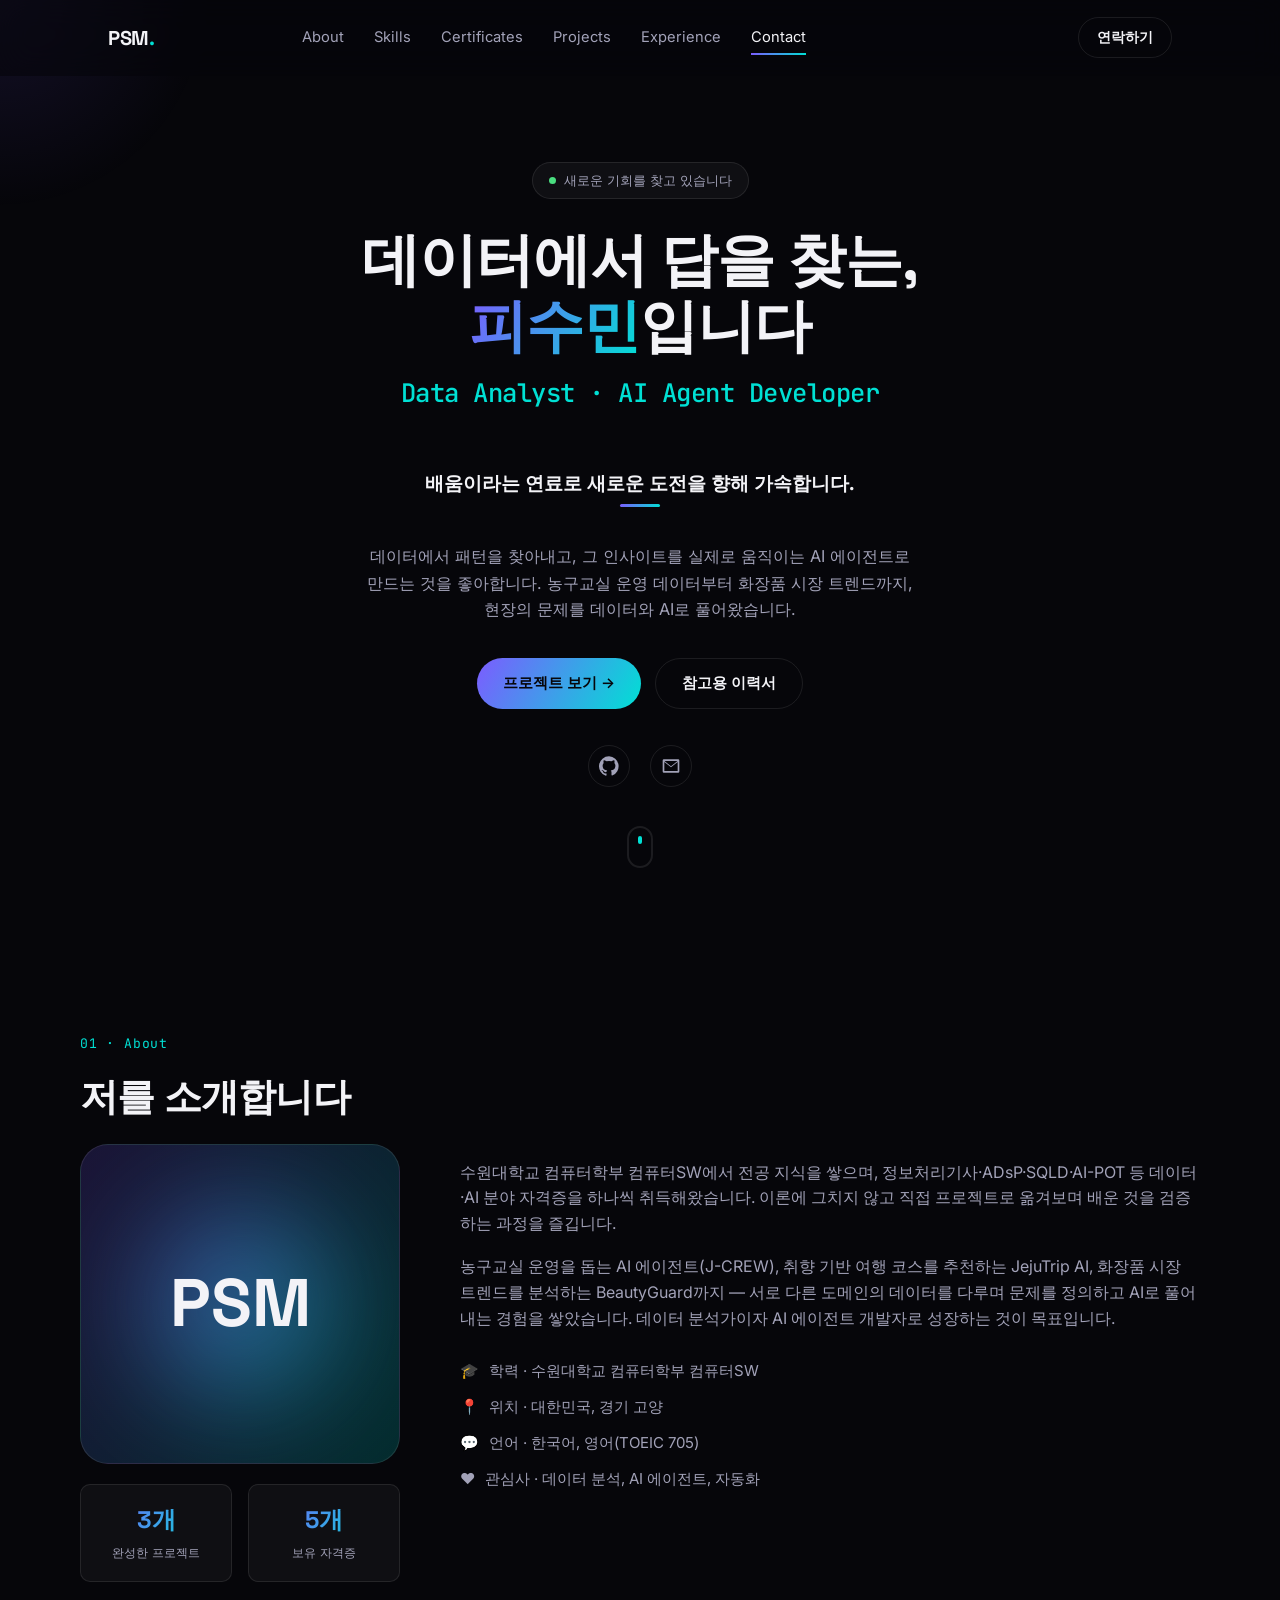
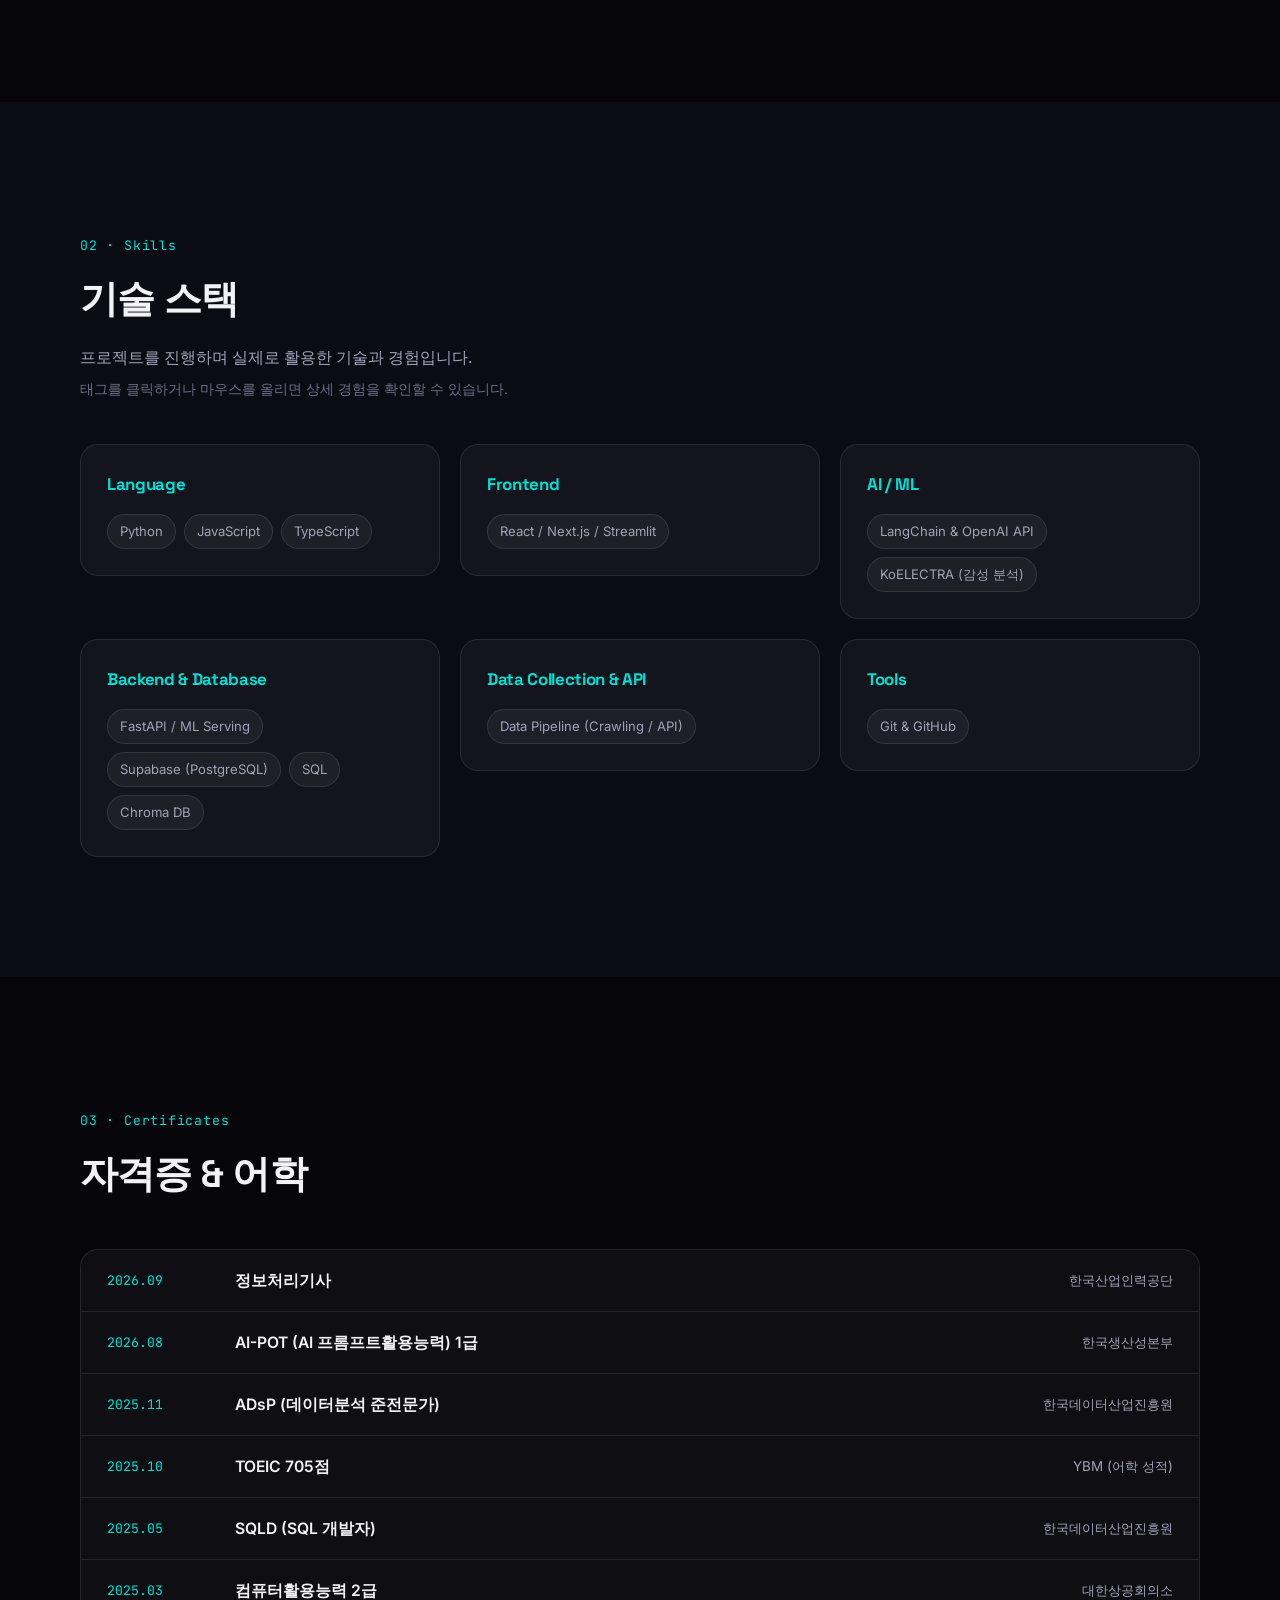
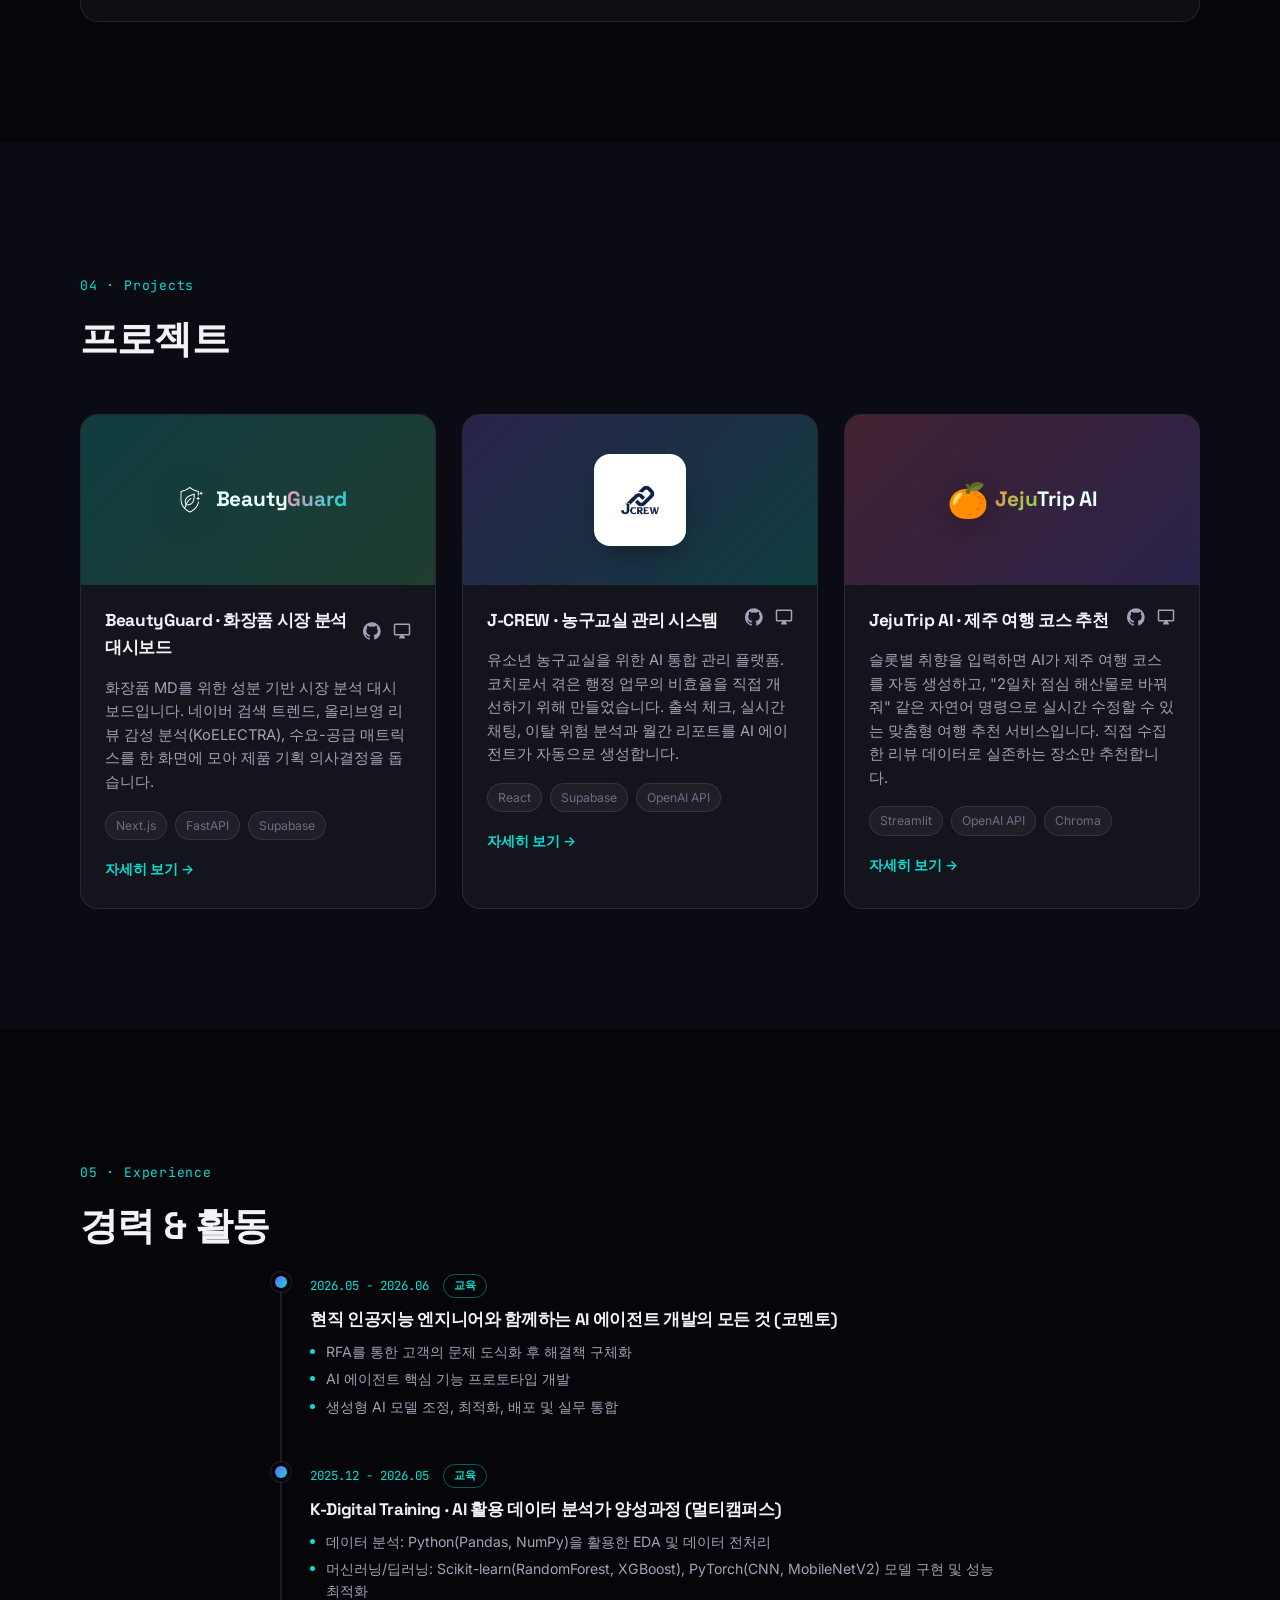
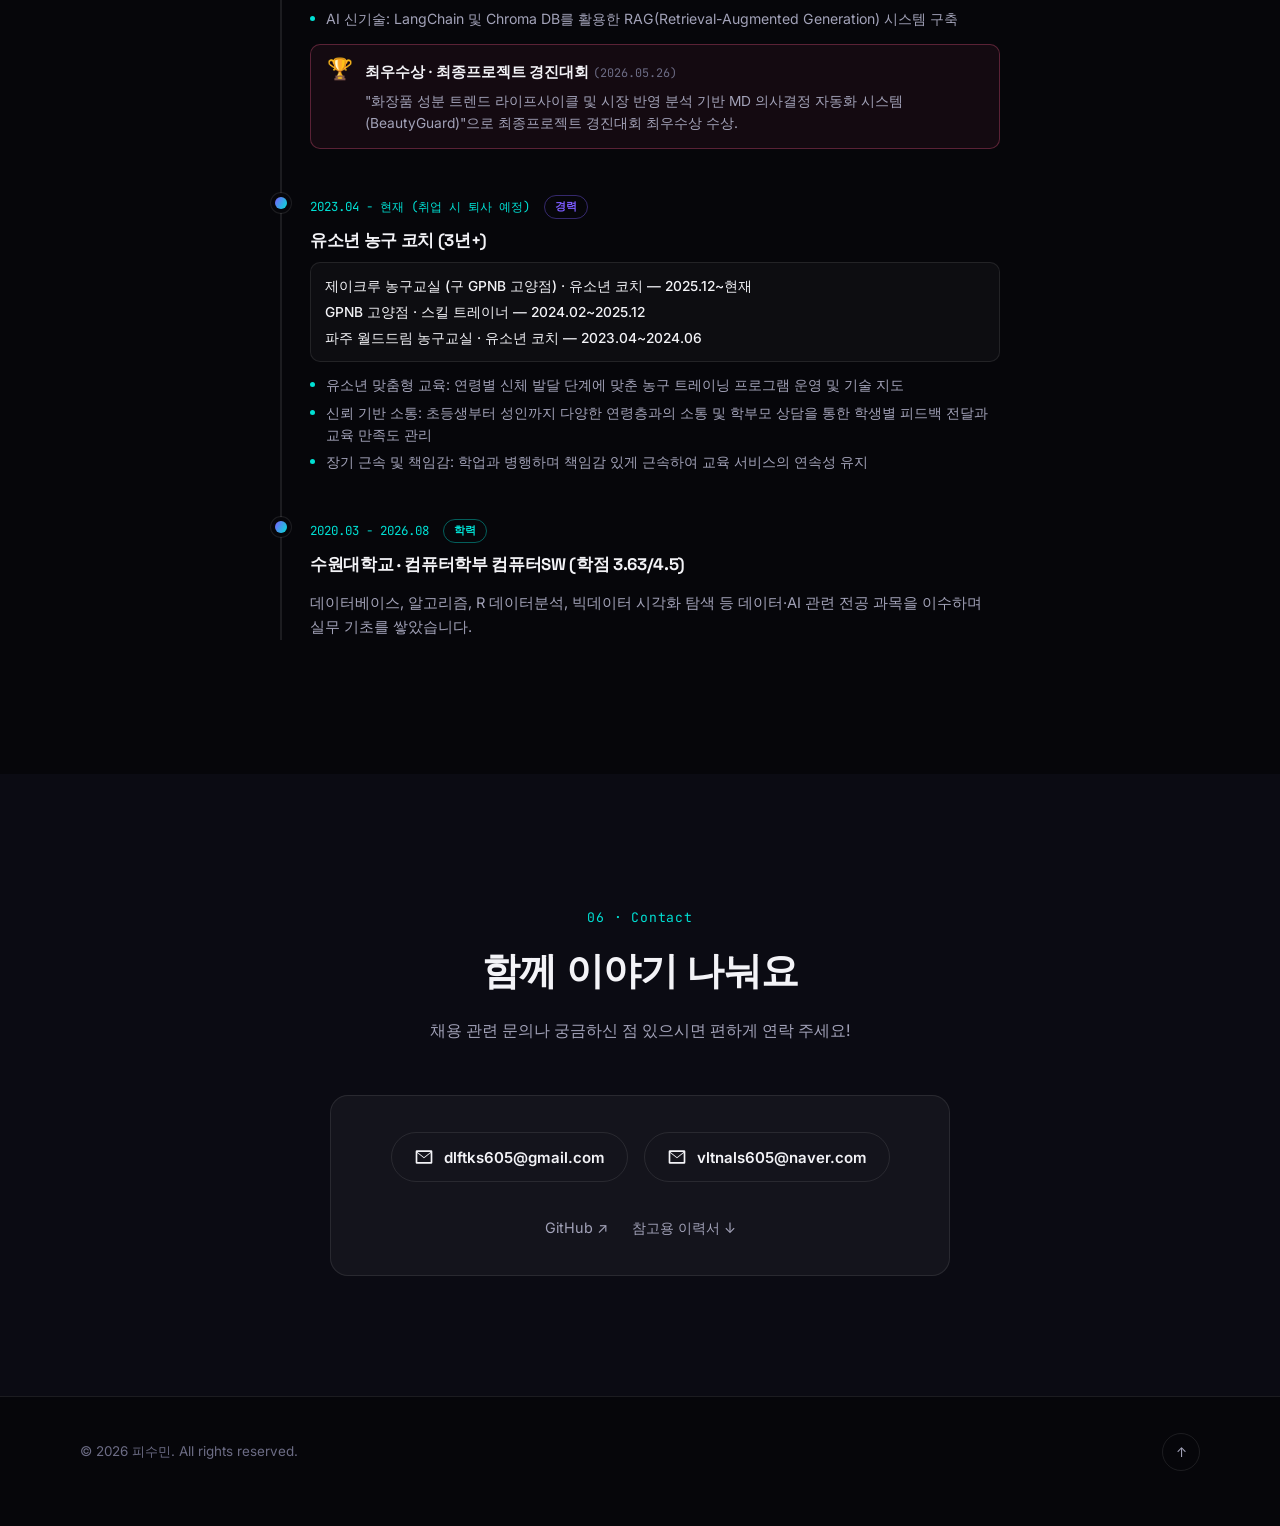
<file: index.html>
<!DOCTYPE html>
<html lang="ko">
<head>
<meta charset="UTF-8">
<meta name="viewport" content="width=device-width, initial-scale=1.0">
<title>피수민 | Developer Portfolio</title>
<meta name="description" content="피수민의 개발자 포트폴리오. 프로젝트, 기술 스택, 경력을 소개합니다.">
<meta property="og:type" content="website">
<meta property="og:title" content="피수민 | Developer Portfolio">
<meta property="og:description" content="데이터 분석가 · AI 에이전트 개발자 피수민의 포트폴리오. BeautyGuard, J-CREW, JejuTrip AI 프로젝트를 소개합니다.">
<meta property="og:image" content="https://portfolio-psm.vercel.app/assets/og-image.png">
<meta property="og:url" content="https://portfolio-psm.vercel.app/">
<link rel="preconnect" href="https://fonts.googleapis.com">
<link rel="preconnect" href="https://fonts.gstatic.com" crossorigin>
<link href="https://fonts.googleapis.com/css2?family=Space+Grotesk:wght@500;600;700&family=Inter:wght@400;500;600;700&family=JetBrains+Mono:wght@400;500&display=swap" rel="stylesheet">
<link rel="stylesheet" href="css/style.css">
<link rel="icon" type="image/svg+xml" href="assets/favicon.svg">
</head>
<body>

<div class="cursor-glow" id="cursorGlow"></div>
<div class="progress-bar" id="progressBar"></div>

<!-- ===== NAV ===== -->
<header class="nav" id="nav">
  <div class="nav-inner">
    <a href="#home" class="logo">PSM<span class="dot">.</span></a>
    <nav class="nav-links" id="navLinks">
      <a href="#about" class="nav-link">About</a>
      <a href="#skills" class="nav-link">Skills</a>
      <a href="#certificates" class="nav-link">Certificates</a>
      <a href="#projects" class="nav-link">Projects</a>
      <a href="#experience" class="nav-link">Experience</a>
      <a href="#contact" class="nav-link">Contact</a>
    </nav>
    <a href="#contact" class="btn btn-small btn-outline nav-cta">연락하기</a>
    <button class="menu-toggle" id="menuToggle" aria-label="메뉴 열기">
      <span></span><span></span><span></span>
    </button>
  </div>
</header>

<!-- ===== HERO ===== -->
<section class="hero" id="home">
  <div class="hero-content reveal">
    <p class="hero-eyebrow"><span class="pulse-dot"></span> 새로운 기회를 찾고 있습니다</p>
    <h1 class="hero-title">
      데이터에서 답을 찾는,<br>
      <span class="gradient-text">피수민</span>입니다
    </h1>
    <h2 class="hero-role">Data Analyst · AI Agent Developer</h2>
    <p class="hero-tagline">배움이라는 연료로 새로운 도전을 향해 가속합니다.</p>
    <p class="hero-desc">
      데이터에서 패턴을 찾아내고, 그 인사이트를 실제로 움직이는 AI 에이전트로 만드는 것을 좋아합니다.
      농구교실 운영 데이터부터 화장품 시장 트렌드까지, 현장의 문제를 데이터와 AI로 풀어왔습니다.
    </p>
    <div class="hero-actions">
      <a href="#projects" class="btn btn-primary">프로젝트 보기 →</a>
      <a href="assets/피수민_통합_이력서.pdf" class="btn btn-outline" download>참고용 이력서</a>
    </div>
    <div class="hero-links">
      <a href="https://github.com/PSM-0403" target="_blank" rel="noopener" aria-label="GitHub">
        <svg viewBox="0 0 24 24" width="20" height="20"><path fill="currentColor" d="M12 .3a12 12 0 0 0-3.8 23.38c.6.1.83-.27.83-.58v-2.2c-3.34.73-4.04-1.6-4.04-1.6-.55-1.4-1.34-1.77-1.34-1.77-1.1-.75.08-.73.08-.73 1.2.09 1.84 1.24 1.84 1.24 1.08 1.83 2.82 1.31 3.5 1 .1-.78.42-1.31.76-1.62-2.66-.3-5.47-1.33-5.47-5.93 0-1.31.47-2.38 1.24-3.22-.13-.3-.54-1.52.12-3.18 0 0 1-.32 3.3 1.23a11.5 11.5 0 0 1 6 0c2.3-1.55 3.3-1.23 3.3-1.23.66 1.66.25 2.88.12 3.18.77.84 1.24 1.91 1.24 3.22 0 4.61-2.81 5.63-5.49 5.92.43.37.81 1.1.81 2.22v3.29c0 .31.22.69.84.57A12 12 0 0 0 12 .3Z"/></svg>
      </a>
      <a href="#contact" aria-label="이메일 보기">
        <svg viewBox="0 0 24 24" width="20" height="20"><path fill="currentColor" d="M2 5.5A1.5 1.5 0 0 1 3.5 4h17A1.5 1.5 0 0 1 22 5.5v13a1.5 1.5 0 0 1-1.5 1.5h-17A1.5 1.5 0 0 1 2 18.5v-13Zm2.1.5 7.9 6.2 7.9-6.2H4.1ZM20 7.3l-8 6.28L4 7.3V18h16V7.3Z"/></svg>
      </a>
    </div>
  </div>

  <a href="#about" class="scroll-cue" aria-label="아래로 스크롤">
    <span></span>
  </a>
</section>

<!-- ===== ABOUT ===== -->
<section class="section" id="about">
  <div class="section-inner">
    <p class="section-tag reveal">01 · About</p>
    <h2 class="section-title reveal">저를 소개합니다</h2>

    <div class="about-grid">
      <div class="about-visual reveal">
        <div class="avatar-frame">
          <div class="avatar-glow"></div>
          <div class="avatar-initials">PSM</div>
        </div>
        <div class="about-stat-card">
          <div class="about-stat">
            <strong>3개</strong>
            <span>완성한 프로젝트</span>
          </div>
          <div class="about-stat">
            <strong>5개</strong>
            <span>보유 자격증</span>
          </div>
        </div>
      </div>

      <div class="about-text reveal">
        <p>
          수원대학교 컴퓨터학부 컴퓨터SW에서 전공 지식을 쌓으며, 정보처리기사·ADsP·SQLD·AI-POT 등
          데이터·AI 분야 자격증을 하나씩 취득해왔습니다. 이론에 그치지 않고 직접 프로젝트로 옮겨보며
          배운 것을 검증하는 과정을 즐깁니다.
        </p>
        <p>
          농구교실 운영을 돕는 AI 에이전트(J-CREW), 취향 기반 여행 코스를 추천하는 JejuTrip AI,
          화장품 시장 트렌드를 분석하는 BeautyGuard까지 — 서로 다른 도메인의 데이터를 다루며
          문제를 정의하고 AI로 풀어내는 경험을 쌓았습니다. 데이터 분석가이자 AI 에이전트 개발자로
          성장하는 것이 목표입니다.
        </p>

        <ul class="about-facts">
          <li><span>🎓</span> 학력 · 수원대학교 컴퓨터학부 컴퓨터SW</li>
          <li><span>📍</span> 위치 · 대한민국, 경기 고양</li>
          <li><span>💬</span> 언어 · 한국어, 영어(TOEIC 705)</li>
          <li><span>❤️</span> 관심사 · 데이터 분석, AI 에이전트, 자동화</li>
        </ul>
      </div>
    </div>
  </div>
</section>

<!-- ===== SKILLS ===== -->
<section class="section section-alt" id="skills">
  <div class="section-inner">
    <p class="section-tag reveal">02 · Skills</p>
    <h2 class="section-title reveal">기술 스택</h2>
    <p class="section-desc section-desc-tight reveal">프로젝트를 진행하며 실제로 활용한 기술과 경험입니다.</p>
    <p class="section-hint reveal">태그를 클릭하거나 마우스를 올리면 상세 경험을 확인할 수 있습니다.</p>

    <div class="skills-grid">
      <div class="skill-card reveal">
        <h3>Language</h3>
        <div class="skill-tags">
          <button class="skill-tag" type="button">Python
            <span class="skill-tooltip">Pandas, NumPy로 대규모 장소·리뷰 등 비정형 데이터를 전처리·정제하고 EDA 수행. 크롤링 CSV 정제·중복 제거 및 Supabase 적재 파이프라인 스크립트 작성.</span>
          </button>
          <button class="skill-tag" type="button">JavaScript
            <span class="skill-tooltip">ES6+ 기반 비동기 로직 및 상태관리(Zustand) 구현. 대시보드 UI 연동 및 실시간 데이터 처리.</span>
          </button>
          <button class="skill-tag" type="button">TypeScript
            <span class="skill-tooltip">BeautyGuard 대시보드에서 Next.js 14 + TypeScript로 타입 안정성을 갖춘 컴포넌트와 API 연동 로직 구현.</span>
          </button>
        </div>
      </div>

      <div class="skill-card reveal">
        <h3>Frontend</h3>
        <div class="skill-tags">
          <button class="skill-tag" type="button">React / Next.js / Streamlit
            <span class="skill-tooltip">Streamlit, React/Vite, Next.js 환경에서 실시간 지도(Folium) 시각화, 관리자 대시보드, 1:1 채팅 및 웹 배포 수행.</span>
          </button>
        </div>
      </div>

      <div class="skill-card reveal">
        <h3>AI / ML</h3>
        <div class="skill-tags">
          <button class="skill-tag" type="button">LangChain &amp; OpenAI API
            <span class="skill-tooltip">프롬프트 엔지니어링 및 Function Calling 기반 챗봇 로직 구현. RAG 기반 맞춤형 정보 추천 및 실시간 응답 파이프라인 구축. 대시보드 실데이터 기반 자연어 인사이트 자동 생성.</span>
          </button>
          <button class="skill-tag" type="button">KoELECTRA (감성 분석)
            <span class="skill-tooltip">KoELECTRA-small 기반 한국어 리뷰 감성 분석 모델을 활용해 올리브영 리뷰의 긍·부정 키워드와 소비자 반응을 분석.</span>
          </button>
        </div>
      </div>

      <div class="skill-card reveal">
        <h3>Backend &amp; Database</h3>
        <div class="skill-tags">
          <button class="skill-tag" type="button">FastAPI / ML Serving
            <span class="skill-tooltip">FastAPI로 ML 모델 서빙용 REST API 서버 구축(HuggingFace, PyTorch). 배포 인프라 제약에 맞춰 경량 모델 선정 및 최적화.</span>
          </button>
          <button class="skill-tag" type="button">Supabase (PostgreSQL)
            <span class="skill-tooltip">관계형 DB 스키마 설계, RLS 보안 규칙 적용, 실시간(Realtime) 이벤트 감지 및 운영 데이터 CRUD 구현.</span>
          </button>
          <button class="skill-tag" type="button">SQL
            <span class="skill-tooltip">SQLD 자격증 보유. Supabase(PostgreSQL) 기반 관계형 데이터베이스 쿼리 설계 및 최적화.</span>
          </button>
          <button class="skill-tag" type="button">Chroma DB
            <span class="skill-tooltip">리뷰·텍스트 임베딩 벡터 데이터를 구축·저장하고 코사인 유사도 기반 시맨틱 검색 엔진 연동.</span>
          </button>
        </div>
      </div>

      <div class="skill-card reveal">
        <h3>Data Collection &amp; API</h3>
        <div class="skill-tags">
          <button class="skill-tag" type="button">Data Pipeline (Crawling / API)
            <span class="skill-tooltip">Selenium 기반 웹 크롤링 및 카카오 REST API 연동으로 장소·좌표·리뷰 데이터 수집. 이상치 정제·파이프라인 구축, 상품명 정규화 기반 중복 제거.</span>
          </button>
        </div>
      </div>

      <div class="skill-card reveal">
        <h3>Tools</h3>
        <div class="skill-tags">
          <button class="skill-tag" type="button">Git &amp; GitHub
            <span class="skill-tooltip">모든 프로젝트를 Git으로 버전 관리하고 GitHub에 공개 저장소로 운영.</span>
          </button>
        </div>
      </div>
    </div>
  </div>
</section>

<!-- ===== CERTIFICATES ===== -->
<section class="section" id="certificates">
  <div class="section-inner">
    <p class="section-tag reveal">03 · Certificates</p>
    <h2 class="section-title reveal">자격증 &amp; 어학</h2>

    <div class="cert-card reveal">
      <div class="cert-row">
        <span class="cert-date">2026.09</span>
        <span class="cert-name">정보처리기사</span>
        <span class="cert-org">한국산업인력공단</span>
      </div>
      <div class="cert-row">
        <span class="cert-date">2026.08</span>
        <span class="cert-name">AI-POT (AI 프롬프트활용능력) 1급</span>
        <span class="cert-org">한국생산성본부</span>
      </div>
      <div class="cert-row">
        <span class="cert-date">2025.11</span>
        <span class="cert-name">ADsP (데이터분석 준전문가)</span>
        <span class="cert-org">한국데이터산업진흥원</span>
      </div>
      <div class="cert-row">
        <span class="cert-date">2025.10</span>
        <span class="cert-name">TOEIC 705점</span>
        <span class="cert-org">YBM (어학 성적)</span>
      </div>
      <div class="cert-row">
        <span class="cert-date">2025.05</span>
        <span class="cert-name">SQLD (SQL 개발자)</span>
        <span class="cert-org">한국데이터산업진흥원</span>
      </div>
      <div class="cert-row">
        <span class="cert-date">2025.03</span>
        <span class="cert-name">컴퓨터활용능력 2급</span>
        <span class="cert-org">대한상공회의소</span>
      </div>
    </div>
  </div>
</section>

<!-- ===== PROJECTS ===== -->
<section class="section section-alt" id="projects">
  <div class="section-inner">
    <p class="section-tag reveal">04 · Projects</p>
    <h2 class="section-title reveal">프로젝트</h2>

    <div class="projects-grid">

      <article class="project-card tilt reveal">
        <div class="project-thumb thumb-3">
          <div class="thumb-brand">
            <img class="project-emoji-icon" src="assets/icons/beautyguard-icon.png" alt="BeautyGuard 아이콘" width="40" height="40">
            <span class="thumb-brand-title">Beauty<em>Guard</em></span>
          </div>
        </div>
        <div class="project-body">
          <div class="project-top">
            <h3>BeautyGuard · 화장품 시장 분석 대시보드</h3>
            <div class="project-links">
              <a href="https://github.com/PSM-0403/BeautyGuard" target="_blank" rel="noopener" aria-label="GitHub 저장소">
                <svg viewBox="0 0 24 24" width="18" height="18"><path fill="currentColor" d="M12 .3a12 12 0 0 0-3.8 23.38c.6.1.83-.27.83-.58v-2.2c-3.34.73-4.04-1.6-4.04-1.6-.55-1.4-1.34-1.77-1.34-1.77-1.1-.75.08-.73.08-.73 1.2.09 1.84 1.24 1.84 1.24 1.08 1.83 2.82 1.31 3.5 1 .1-.78.42-1.31.76-1.62-2.66-.3-5.47-1.33-5.47-5.93 0-1.31.47-2.38 1.24-3.22-.13-.3-.54-1.52.12-3.18 0 0 1-.32 3.3 1.23a11.5 11.5 0 0 1 6 0c2.3-1.55 3.3-1.23 3.3-1.23.66 1.66.25 2.88.12 3.18.77.84 1.24 1.91 1.24 3.22 0 4.61-2.81 5.63-5.49 5.92.43.37.81 1.1.81 2.22v3.29c0 .31.22.69.84.57A12 12 0 0 0 12 .3Z"/></svg>
              </a>
              <a href="https://beautyguard-dashboard.vercel.app" target="_blank" rel="noopener" aria-label="라이브 데모">
                <svg viewBox="0 0 24 24" width="18" height="18"><path fill="currentColor" d="M21 2H3c-1.1 0-2 .9-2 2v12c0 1.1.9 2 2 2h7l-2 3v1h8v-1l-2-3h7c1.1 0 2-.9 2-2V4c0-1.1-.9-2-2-2zm0 14H3V4h18v12z"/></svg>
              </a>
            </div>
          </div>
          <p>화장품 MD를 위한 성분 기반 시장 분석 대시보드입니다. 네이버 검색 트렌드, 올리브영 리뷰 감성 분석(KoELECTRA), 수요-공급 매트릭스를 한 화면에 모아 제품 기획 의사결정을 돕습니다.</p>
          <div class="project-tags">
            <span>Next.js</span><span>FastAPI</span><span>Supabase</span>
          </div>
          <a href="projects/beautyguard.html" class="project-more">자세히 보기 →</a>
        </div>
      </article>

      <article class="project-card tilt reveal">
        <div class="project-thumb thumb-1">
          <div class="logo-plate logo-plate-sm">
            <img src="assets/icons/jcrew-logo.jpg" alt="J-CREW 로고" width="72" height="72">
          </div>
        </div>
        <div class="project-body">
          <div class="project-top">
            <h3>J-CREW · 농구교실 관리 시스템</h3>
            <div class="project-links">
              <a href="https://github.com/PSM-0403/jcrew" target="_blank" rel="noopener" aria-label="GitHub 저장소">
                <svg viewBox="0 0 24 24" width="18" height="18"><path fill="currentColor" d="M12 .3a12 12 0 0 0-3.8 23.38c.6.1.83-.27.83-.58v-2.2c-3.34.73-4.04-1.6-4.04-1.6-.55-1.4-1.34-1.77-1.34-1.77-1.1-.75.08-.73.08-.73 1.2.09 1.84 1.24 1.84 1.24 1.08 1.83 2.82 1.31 3.5 1 .1-.78.42-1.31.76-1.62-2.66-.3-5.47-1.33-5.47-5.93 0-1.31.47-2.38 1.24-3.22-.13-.3-.54-1.52.12-3.18 0 0 1-.32 3.3 1.23a11.5 11.5 0 0 1 6 0c2.3-1.55 3.3-1.23 3.3-1.23.66 1.66.25 2.88.12 3.18.77.84 1.24 1.91 1.24 3.22 0 4.61-2.81 5.63-5.49 5.92.43.37.81 1.1.81 2.22v3.29c0 .31.22.69.84.57A12 12 0 0 0 12 .3Z"/></svg>
              </a>
              <a href="https://jcrewbasketball.vercel.app" target="_blank" rel="noopener" aria-label="라이브 데모">
                <svg viewBox="0 0 24 24" width="18" height="18"><path fill="currentColor" d="M21 2H3c-1.1 0-2 .9-2 2v12c0 1.1.9 2 2 2h7l-2 3v1h8v-1l-2-3h7c1.1 0 2-.9 2-2V4c0-1.1-.9-2-2-2zm0 14H3V4h18v12z"/></svg>
              </a>
            </div>
          </div>
          <p>유소년 농구교실을 위한 AI 통합 관리 플랫폼. 코치로서 겪은 행정 업무의 비효율을 직접 개선하기 위해 만들었습니다. 출석 체크, 실시간 채팅, 이탈 위험 분석과 월간 리포트를 AI 에이전트가 자동으로 생성합니다.</p>
          <div class="project-tags">
            <span>React</span><span>Supabase</span><span>OpenAI API</span>
          </div>
          <a href="projects/jcrew.html" class="project-more">자세히 보기 →</a>
        </div>
      </article>

      <article class="project-card tilt reveal">
        <div class="project-thumb thumb-2">
          <div class="thumb-brand">
            <span class="project-emoji">🍊</span>
            <span class="thumb-brand-title thumb-brand-jeju"><em>Jeju</em>Trip AI</span>
          </div>
        </div>
        <div class="project-body">
          <div class="project-top">
            <h3>JejuTrip AI · 제주 여행 코스 추천</h3>
            <div class="project-links">
              <a href="https://github.com/PSM-0403/JejuTrip_AI" target="_blank" rel="noopener" aria-label="GitHub 저장소">
                <svg viewBox="0 0 24 24" width="18" height="18"><path fill="currentColor" d="M12 .3a12 12 0 0 0-3.8 23.38c.6.1.83-.27.83-.58v-2.2c-3.34.73-4.04-1.6-4.04-1.6-.55-1.4-1.34-1.77-1.34-1.77-1.1-.75.08-.73.08-.73 1.2.09 1.84 1.24 1.84 1.24 1.08 1.83 2.82 1.31 3.5 1 .1-.78.42-1.31.76-1.62-2.66-.3-5.47-1.33-5.47-5.93 0-1.31.47-2.38 1.24-3.22-.13-.3-.54-1.52.12-3.18 0 0 1-.32 3.3 1.23a11.5 11.5 0 0 1 6 0c2.3-1.55 3.3-1.23 3.3-1.23.66 1.66.25 2.88.12 3.18.77.84 1.24 1.91 1.24 3.22 0 4.61-2.81 5.63-5.49 5.92.43.37.81 1.1.81 2.22v3.29c0 .31.22.69.84.57A12 12 0 0 0 12 .3Z"/></svg>
              </a>
              <a href="https://jejutripai.streamlit.app" target="_blank" rel="noopener" aria-label="라이브 데모">
                <svg viewBox="0 0 24 24" width="18" height="18"><path fill="currentColor" d="M21 2H3c-1.1 0-2 .9-2 2v12c0 1.1.9 2 2 2h7l-2 3v1h8v-1l-2-3h7c1.1 0 2-.9 2-2V4c0-1.1-.9-2-2-2zm0 14H3V4h18v12z"/></svg>
              </a>
            </div>
          </div>
          <p>슬롯별 취향을 입력하면 AI가 제주 여행 코스를 자동 생성하고, "2일차 점심 해산물로 바꿔줘" 같은 자연어 명령으로 실시간 수정할 수 있는 맞춤형 여행 추천 서비스입니다. 직접 수집한 리뷰 데이터로 실존하는 장소만 추천합니다.</p>
          <div class="project-tags">
            <span>Streamlit</span><span>OpenAI API</span><span>Chroma</span>
          </div>
          <a href="projects/jejutrip.html" class="project-more">자세히 보기 →</a>
        </div>
      </article>

    </div>
  </div>
</section>

<!-- ===== EXPERIENCE ===== -->
<section class="section" id="experience">
  <div class="section-inner">
    <p class="section-tag reveal">05 · Experience</p>
    <h2 class="section-title reveal">경력 &amp; 활동</h2>

    <div class="timeline">

      <div class="timeline-item reveal">
        <div class="timeline-dot"></div>
        <div class="timeline-content">
          <span class="timeline-date">2026.05 - 2026.06</span>
          <span class="timeline-badge badge-edu">교육</span>
          <h3>현직 인공지능 엔지니어와 함께하는 AI 에이전트 개발의 모든 것 (코멘토)</h3>
          <ul class="timeline-details">
            <li>RFA를 통한 고객의 문제 도식화 후 해결책 구체화</li>
            <li>AI 에이전트 핵심 기능 프로토타입 개발</li>
            <li>생성형 AI 모델 조정, 최적화, 배포 및 실무 통합</li>
          </ul>
        </div>
      </div>

      <div class="timeline-item reveal">
        <div class="timeline-dot"></div>
        <div class="timeline-content">
          <span class="timeline-date">2025.12 - 2026.05</span>
          <span class="timeline-badge badge-edu">교육</span>
          <h3>K-Digital Training · AI 활용 데이터 분석가 양성과정 (멀티캠퍼스)</h3>
          <ul class="timeline-details">
            <li>데이터 분석: Python(Pandas, NumPy)을 활용한 EDA 및 데이터 전처리</li>
            <li>머신러닝/딥러닝: Scikit-learn(RandomForest, XGBoost), PyTorch(CNN, MobileNetV2) 모델 구현 및 성능 최적화</li>
            <li>AI 신기술: LangChain 및 Chroma DB를 활용한 RAG(Retrieval-Augmented Generation) 시스템 구축</li>
          </ul>
          <div class="timeline-award">
            <span class="award-icon">🏆</span>
            <div>
              <strong>최우수상 · 최종프로젝트 경진대회</strong> <span class="award-date">(2026.05.26)</span>
              <p>
                "화장품 성분 트렌드 라이프사이클 및 시장 반영 분석 기반 MD 의사결정 자동화 시스템(BeautyGuard)"으로
                최종프로젝트 경진대회 최우수상 수상.
              </p>
            </div>
          </div>
        </div>
      </div>

      <div class="timeline-item reveal">
        <div class="timeline-dot"></div>
        <div class="timeline-content">
          <span class="timeline-date">2023.04 - 현재 (취업 시 퇴사 예정)</span>
          <span class="timeline-badge badge-work">경력</span>
          <h3>유소년 농구 코치 (3년+)</h3>
          <ul class="timeline-orgs">
            <li>제이크루 농구교실 (구 GPNB 고양점) · 유소년 코치 — 2025.12~현재</li>
            <li>GPNB 고양점 · 스킬 트레이너 — 2024.02~2025.12</li>
            <li>파주 월드드림 농구교실 · 유소년 코치 — 2023.04~2024.06</li>
          </ul>
          <ul class="timeline-details">
            <li>유소년 맞춤형 교육: 연령별 신체 발달 단계에 맞춘 농구 트레이닝 프로그램 운영 및 기술 지도</li>
            <li>신뢰 기반 소통: 초등생부터 성인까지 다양한 연령층과의 소통 및 학부모 상담을 통한 학생별 피드백 전달과 교육 만족도 관리</li>
            <li>장기 근속 및 책임감: 학업과 병행하며 책임감 있게 근속하여 교육 서비스의 연속성 유지</li>
          </ul>
        </div>
      </div>

      <div class="timeline-item reveal">
        <div class="timeline-dot"></div>
        <div class="timeline-content">
          <span class="timeline-date">2020.03 - 2026.08</span>
          <span class="timeline-badge badge-edu">학력</span>
          <h3>수원대학교 · 컴퓨터학부 컴퓨터SW (학점 3.63/4.5)</h3>
          <p>데이터베이스, 알고리즘, R 데이터분석, 빅데이터 시각화 탐색 등 데이터·AI 관련 전공 과목을 이수하며 실무 기초를 쌓았습니다.</p>
        </div>
      </div>

    </div>
  </div>
</section>

<!-- ===== CONTACT ===== -->
<section class="section section-alt" id="contact">
  <div class="section-inner contact-inner">
    <p class="section-tag reveal center">06 · Contact</p>
    <h2 class="section-title center reveal">함께 이야기 나눠요</h2>
    <p class="section-desc center reveal">
      채용 관련 문의나 궁금하신 점 있으시면 편하게 연락 주세요!
    </p>

    <div class="contact-card reveal">
      <div class="email-group">
        <button class="email-copy">
          <svg viewBox="0 0 24 24" width="20" height="20"><path fill="currentColor" d="M2 5.5A1.5 1.5 0 0 1 3.5 4h17A1.5 1.5 0 0 1 22 5.5v13a1.5 1.5 0 0 1-1.5 1.5h-17A1.5 1.5 0 0 1 2 18.5v-13Zm2.1.5 7.9 6.2 7.9-6.2H4.1ZM20 7.3l-8 6.28L4 7.3V18h16V7.3Z"/></svg>
          <span class="email-text">dlftks605@gmail.com</span>
          <span class="copy-hint">클릭해서 복사</span>
        </button>
        <button class="email-copy">
          <svg viewBox="0 0 24 24" width="20" height="20"><path fill="currentColor" d="M2 5.5A1.5 1.5 0 0 1 3.5 4h17A1.5 1.5 0 0 1 22 5.5v13a1.5 1.5 0 0 1-1.5 1.5h-17A1.5 1.5 0 0 1 2 18.5v-13Zm2.1.5 7.9 6.2 7.9-6.2H4.1ZM20 7.3l-8 6.28L4 7.3V18h16V7.3Z"/></svg>
          <span class="email-text">vltnals605@naver.com</span>
          <span class="copy-hint">클릭해서 복사</span>
        </button>
      </div>

      <div class="contact-socials">
        <a href="https://github.com/PSM-0403" target="_blank" rel="noopener">GitHub ↗</a>
        <a href="assets/피수민_통합_이력서.pdf" download>참고용 이력서 ↓</a>
      </div>
    </div>
  </div>
</section>

<footer class="footer">
  <div class="footer-inner">
    <p>&copy; <span id="year"></span> 피수민. All rights reserved.</p>
    <button class="to-top" id="toTop" aria-label="맨 위로">↑</button>
  </div>
</footer>

<script src="js/script.js"></script>
</body>
</html>
</file>
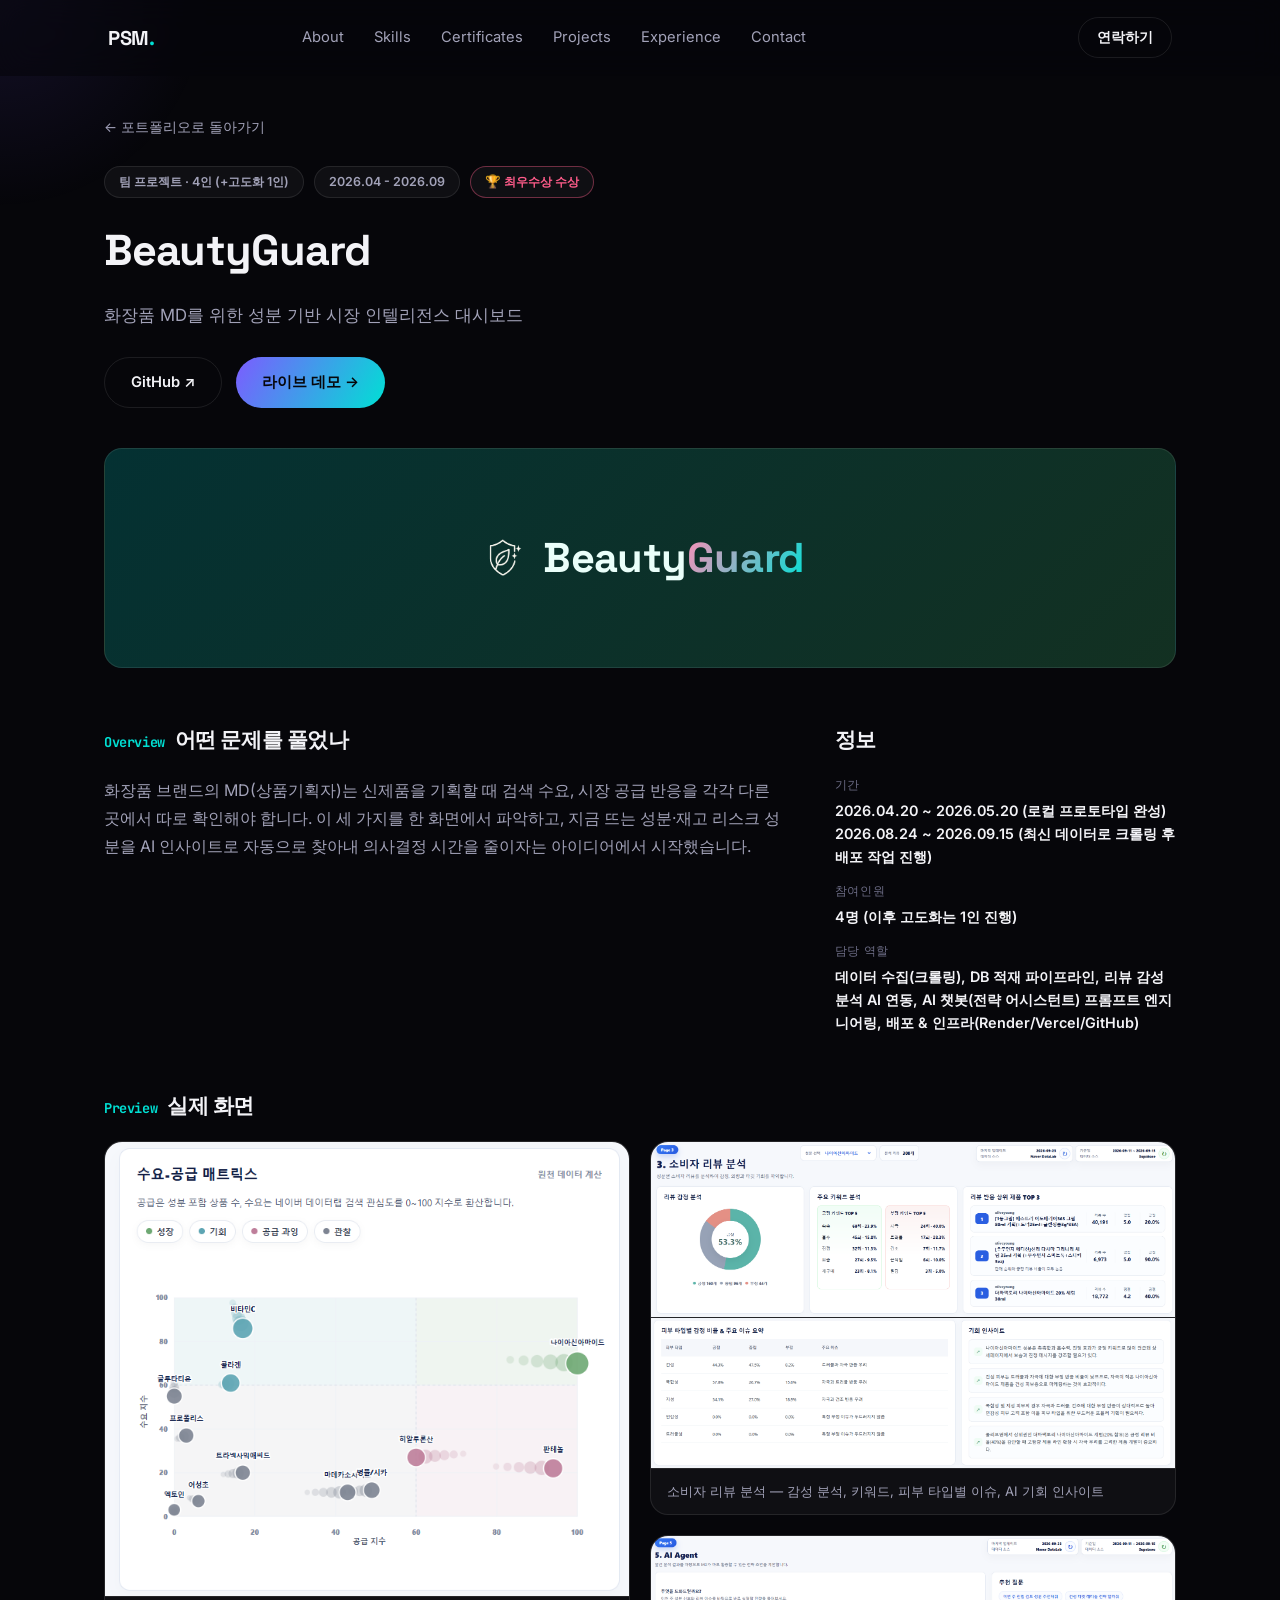
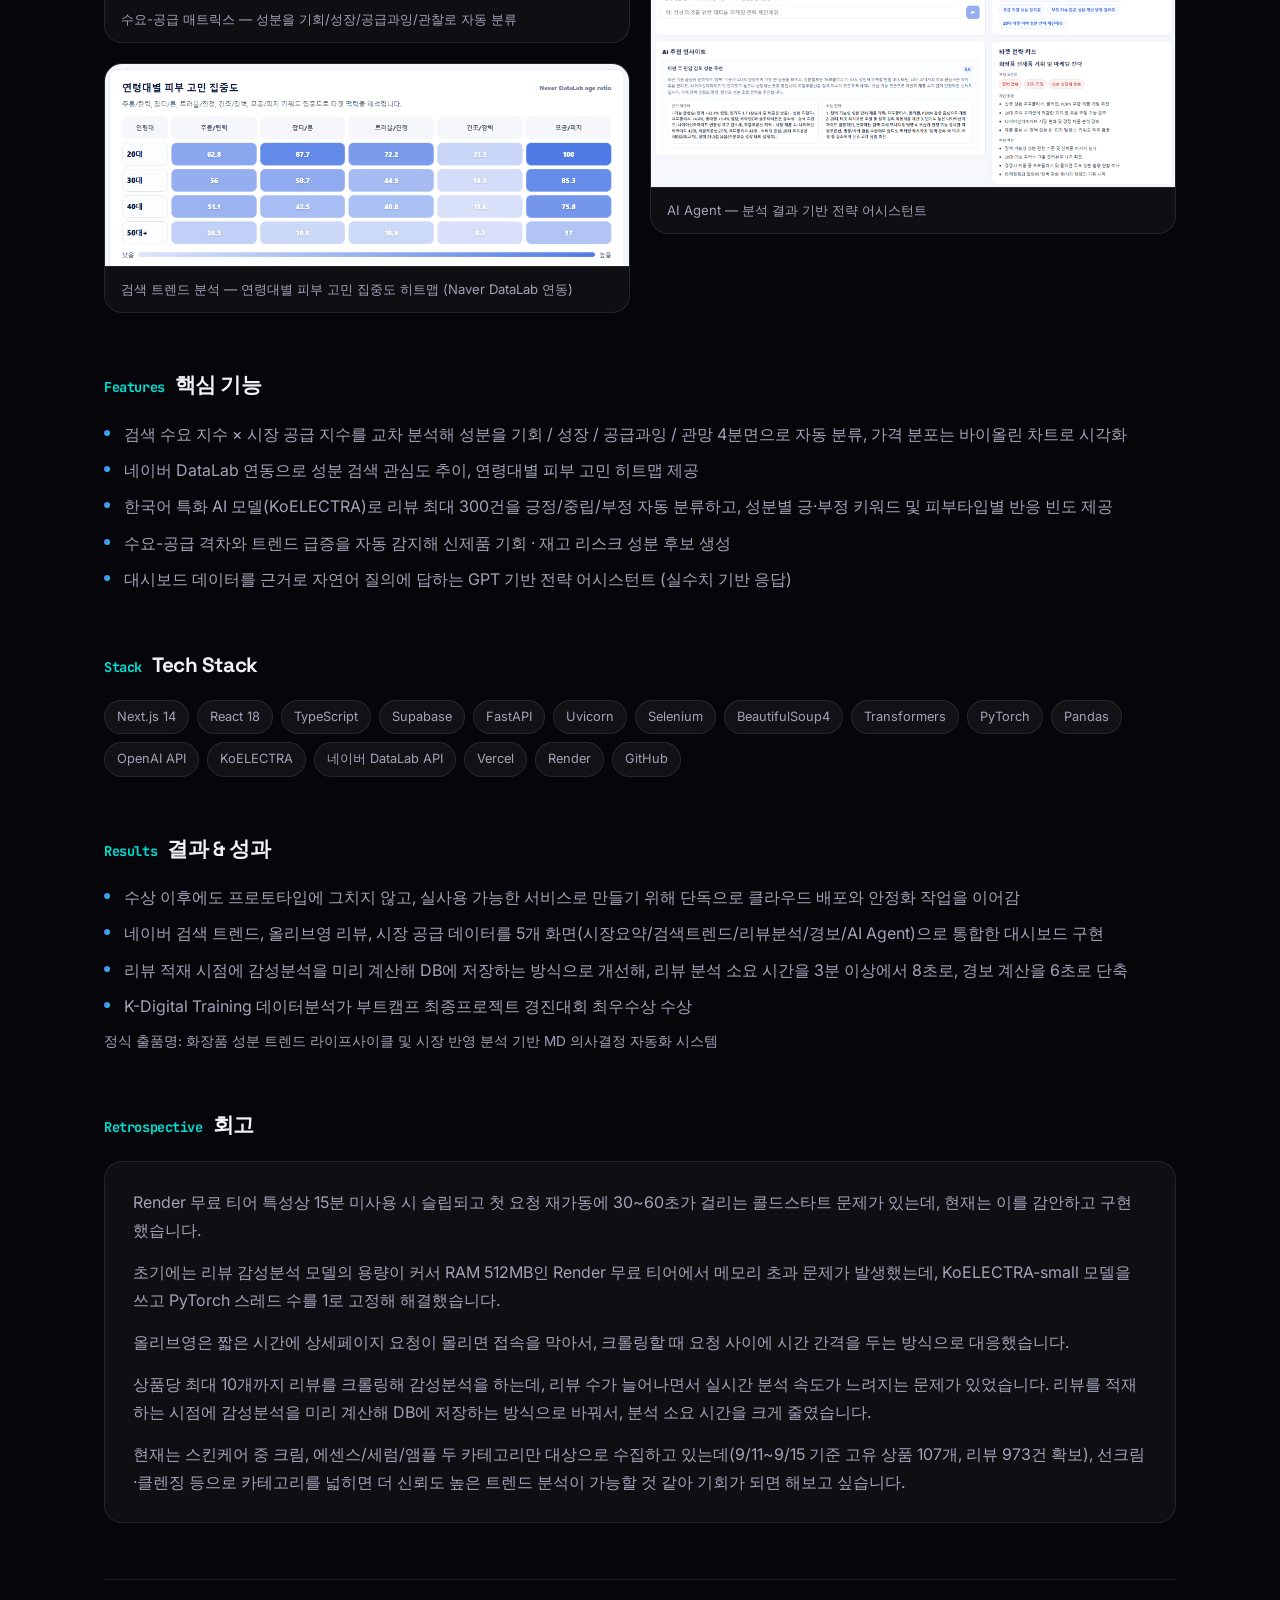
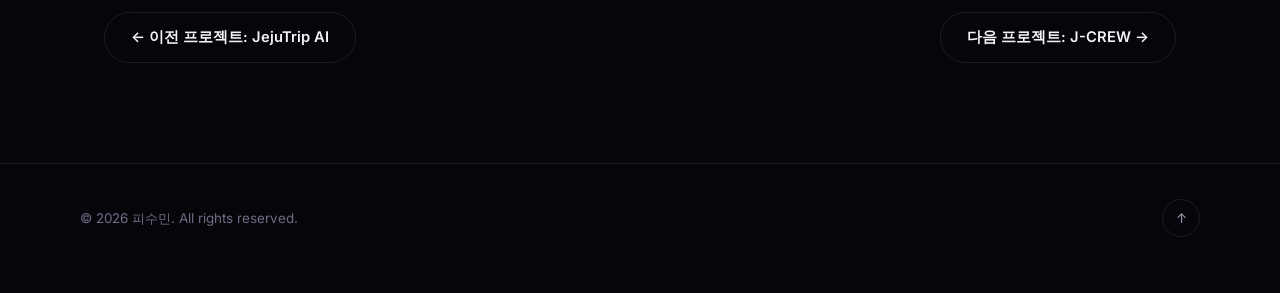
<file: projects/beautyguard.html>
<!DOCTYPE html>
<html lang="ko">
<head>
<meta charset="UTF-8">
<meta name="viewport" content="width=device-width, initial-scale=1.0">
<title>BeautyGuard | 피수민 포트폴리오</title>
<meta name="description" content="화장품 MD를 위한 성분 기반 시장 인텔리전스 대시보드, BeautyGuard 프로젝트 상세.">
<meta property="og:type" content="website">
<meta property="og:title" content="BeautyGuard | 피수민 포트폴리오">
<meta property="og:description" content="화장품 MD를 위한 성분 기반 시장 인텔리전스 대시보드, BeautyGuard 프로젝트 상세.">
<meta property="og:image" content="https://portfolio-psm.vercel.app/assets/og-image.png">
<meta property="og:url" content="https://portfolio-psm.vercel.app/projects/beautyguard.html">
<link rel="preconnect" href="https://fonts.googleapis.com">
<link rel="preconnect" href="https://fonts.gstatic.com" crossorigin>
<link href="https://fonts.googleapis.com/css2?family=Space+Grotesk:wght@500;600;700&family=Inter:wght@400;500;600;700&family=JetBrains+Mono:wght@400;500&display=swap" rel="stylesheet">
<link rel="stylesheet" href="../css/style.css">
<link rel="icon" type="image/svg+xml" href="../assets/favicon.svg">
</head>
<body>

<div class="cursor-glow" id="cursorGlow"></div>
<div class="progress-bar" id="progressBar"></div>

<header class="nav" id="nav">
  <div class="nav-inner">
    <a href="../index.html" class="logo">PSM<span class="dot">.</span></a>
    <nav class="nav-links" id="navLinks">
      <a href="../index.html#about" class="nav-link">About</a>
      <a href="../index.html#skills" class="nav-link">Skills</a>
      <a href="../index.html#certificates" class="nav-link">Certificates</a>
      <a href="../index.html#projects" class="nav-link">Projects</a>
      <a href="../index.html#experience" class="nav-link">Experience</a>
      <a href="../index.html#contact" class="nav-link">Contact</a>
    </nav>
    <a href="../index.html#contact" class="btn btn-small btn-outline nav-cta">연락하기</a>
    <button class="menu-toggle" id="menuToggle" aria-label="메뉴 열기">
      <span></span><span></span><span></span>
    </button>
  </div>
</header>

<div class="pd-hero">
  <a href="../index.html#projects" class="pd-back reveal">← 포트폴리오로 돌아가기</a>

  <div class="pd-badges reveal">
    <span class="pd-badge">팀 프로젝트 · 4인 (+고도화 1인)</span>
    <span class="pd-badge">2026.04 - 2026.09</span>
    <span class="pd-badge badge-award">🏆 최우수상 수상</span>
  </div>

  <h1 class="pd-title reveal">BeautyGuard</h1>
  <p class="pd-tagline reveal">화장품 MD를 위한 성분 기반 시장 인텔리전스 대시보드</p>

  <div class="pd-hero-actions reveal">
    <a href="https://github.com/PSM-0403/BeautyGuard" target="_blank" rel="noopener" class="btn btn-outline">GitHub ↗</a>
    <a href="https://beautyguard-dashboard.vercel.app" target="_blank" rel="noopener" class="btn btn-primary">라이브 데모 →</a>
  </div>

  <div class="pd-banner reveal thumb-3">
    <div class="pd-banner-brand">
      <img class="pd-banner-icon" src="../assets/icons/beautyguard-icon.png" alt="BeautyGuard 아이콘" width="56" height="56">
      <span class="pd-banner-title">Beauty<em>Guard</em></span>
    </div>
  </div>
</div>

<div class="pd-body">

  <div class="pd-grid">
    <div class="pd-block reveal">
      <h2><span class="pd-num">Overview</span>어떤 문제를 풀었나</h2>
      <p>
        화장품 브랜드의 MD(상품기획자)는 신제품을 기획할 때 검색 수요, 시장 공급 반응을 각각 다른 곳에서 따로 확인해야 합니다.
        이 세 가지를 한 화면에서 파악하고, 지금 뜨는 성분·재고 리스크 성분을 AI 인사이트로 자동으로 찾아내 의사결정 시간을 줄이자는
        아이디어에서 시작했습니다.
      </p>
    </div>
    <div class="pd-block reveal">
      <h2>정보</h2>
      <ul class="pd-meta-list">
        <li class="pd-meta-item"><span>기간</span><strong>2026.04.20 ~ 2026.05.20 (로컬 프로토타입 완성)<br>2026.08.24 ~ 2026.09.15 (최신 데이터로 크롤링 후 배포 작업 진행)</strong></li>
        <li class="pd-meta-item"><span>참여인원</span><strong>4명 (이후 고도화는 1인 진행)</strong></li>
        <li class="pd-meta-item"><span>담당 역할</span><strong>데이터 수집(크롤링), DB 적재 파이프라인, 리뷰 감성분석 AI 연동, AI 챗봇(전략 어시스턴트) 프롬프트 엔지니어링, 배포 &amp; 인프라(Render/Vercel/GitHub)</strong></li>
      </ul>
    </div>
  </div>

  <div class="pd-block reveal">
    <h2><span class="pd-num">Preview</span>실제 화면</h2>
    <div class="pd-shots">
      <figure class="pd-shot">
        <img src="../assets/screenshots/beautyguard/market-matrix.png" alt="수요-공급 매트릭스 화면" loading="lazy">
        <figcaption>수요-공급 매트릭스 — 성분을 기회/성장/공급과잉/관찰로 자동 분류</figcaption>
      </figure>
      <figure class="pd-shot">
        <img src="../assets/screenshots/beautyguard/age-heatmap.png" alt="연령대별 피부 고민 집중도 히트맵 화면" loading="lazy">
        <figcaption>검색 트렌드 분석 — 연령대별 피부 고민 집중도 히트맵 (Naver DataLab 연동)</figcaption>
      </figure>
      <figure class="pd-shot">
        <img src="../assets/screenshots/beautyguard/review-analysis-1.png" alt="소비자 리뷰 분석 화면 - 감성 분석 및 키워드" loading="lazy">
        <img src="../assets/screenshots/beautyguard/review-analysis-2.png" alt="소비자 리뷰 분석 화면 - 피부 타입별 이슈 및 AI 인사이트" loading="lazy">
        <figcaption>소비자 리뷰 분석 — 감성 분석, 키워드, 피부 타입별 이슈, AI 기회 인사이트</figcaption>
      </figure>
      <figure class="pd-shot">
        <img src="../assets/screenshots/beautyguard/ai-agent.png" alt="AI Agent 전략 어시스턴트 화면" loading="lazy">
        <figcaption>AI Agent — 분석 결과 기반 전략 어시스턴트</figcaption>
      </figure>
    </div>
  </div>

  <div class="pd-block reveal">
    <h2><span class="pd-num">Features</span>핵심 기능</h2>
    <ul class="pd-list">
      <li>검색 수요 지수 × 시장 공급 지수를 교차 분석해 성분을 기회 / 성장 / 공급과잉 / 관망 4분면으로 자동 분류, 가격 분포는 바이올린 차트로 시각화</li>
      <li>네이버 DataLab 연동으로 성분 검색 관심도 추이, 연령대별 피부 고민 히트맵 제공</li>
      <li>한국어 특화 AI 모델(KoELECTRA)로 리뷰 최대 300건을 긍정/중립/부정 자동 분류하고, 성분별 긍·부정 키워드 및 피부타입별 반응 빈도 제공</li>
      <li>수요-공급 격차와 트렌드 급증을 자동 감지해 신제품 기회 · 재고 리스크 성분 후보 생성</li>
      <li>대시보드 데이터를 근거로 자연어 질의에 답하는 GPT 기반 전략 어시스턴트 (실수치 기반 응답)</li>
    </ul>
  </div>

  <div class="pd-block reveal">
    <h2><span class="pd-num">Stack</span>Tech Stack</h2>
    <div class="tech-pills">
      <span class="tech-pill">Next.js 14</span><span class="tech-pill">React 18</span><span class="tech-pill">TypeScript</span>
      <span class="tech-pill">Supabase</span><span class="tech-pill">FastAPI</span><span class="tech-pill">Uvicorn</span>
      <span class="tech-pill">Selenium</span><span class="tech-pill">BeautifulSoup4</span><span class="tech-pill">Transformers</span>
      <span class="tech-pill">PyTorch</span><span class="tech-pill">Pandas</span><span class="tech-pill">OpenAI API</span>
      <span class="tech-pill">KoELECTRA</span><span class="tech-pill">네이버 DataLab API</span><span class="tech-pill">Vercel</span><span class="tech-pill">Render</span><span class="tech-pill">GitHub</span>
    </div>
  </div>

  <div class="pd-block reveal">
    <h2><span class="pd-num">Results</span>결과 &amp; 성과</h2>
    <ul class="pd-list">
      <li>수상 이후에도 프로토타입에 그치지 않고, 실사용 가능한 서비스로 만들기 위해 단독으로 클라우드 배포와 안정화 작업을 이어감</li>
      <li>네이버 검색 트렌드, 올리브영 리뷰, 시장 공급 데이터를 5개 화면(시장요약/검색트렌드/리뷰분석/경보/AI Agent)으로 통합한 대시보드 구현</li>
      <li>리뷰 적재 시점에 감성분석을 미리 계산해 DB에 저장하는 방식으로 개선해, 리뷰 분석 소요 시간을 3분 이상에서 8초로, 경보 계산을 6초로 단축</li>
      <li>K-Digital Training 데이터분석가 부트캠프 최종프로젝트 경진대회 최우수상 수상</li>
    </ul>
    <p class="section-hint">정식 출품명: 화장품 성분 트렌드 라이프사이클 및 시장 반영 분석 기반 MD 의사결정 자동화 시스템</p>
  </div>

  <div class="pd-block reveal">
    <h2><span class="pd-num">Retrospective</span>회고</h2>
    <div class="pd-retro">
      <p>Render 무료 티어 특성상 15분 미사용 시 슬립되고 첫 요청 재가동에 30~60초가 걸리는 콜드스타트 문제가 있는데, 현재는 이를 감안하고 구현했습니다.</p>
      <p>초기에는 리뷰 감성분석 모델의 용량이 커서 RAM 512MB인 Render 무료 티어에서 메모리 초과 문제가 발생했는데, KoELECTRA-small 모델을 쓰고 PyTorch 스레드 수를 1로 고정해 해결했습니다.</p>
      <p>올리브영은 짧은 시간에 상세페이지 요청이 몰리면 접속을 막아서, 크롤링할 때 요청 사이에 시간 간격을 두는 방식으로 대응했습니다.</p>
      <p>상품당 최대 10개까지 리뷰를 크롤링해 감성분석을 하는데, 리뷰 수가 늘어나면서 실시간 분석 속도가 느려지는 문제가 있었습니다. 리뷰를 적재하는 시점에 감성분석을 미리 계산해 DB에 저장하는 방식으로 바꿔서, 분석 소요 시간을 크게 줄였습니다.</p>
      <p>현재는 스킨케어 중 크림, 에센스/세럼/앰플 두 카테고리만 대상으로 수집하고 있는데(9/11~9/15 기준 고유 상품 107개, 리뷰 973건 확보), 선크림·클렌징 등으로 카테고리를 넓히면 더 신뢰도 높은 트렌드 분석이 가능할 것 같아 기회가 되면 해보고 싶습니다.</p>
    </div>
  </div>

  <div class="pd-footer-nav reveal">
    <a href="jejutrip.html" class="btn btn-outline">← 이전 프로젝트: JejuTrip AI</a>
    <a href="jcrew.html" class="btn btn-outline">다음 프로젝트: J-CREW →</a>
  </div>

</div>

<footer class="footer">
  <div class="footer-inner">
    <p>&copy; <span id="year"></span> 피수민. All rights reserved.</p>
    <button class="to-top" id="toTop" aria-label="맨 위로">↑</button>
  </div>
</footer>

<script src="../js/script.js"></script>
</body>
</html>
</file>
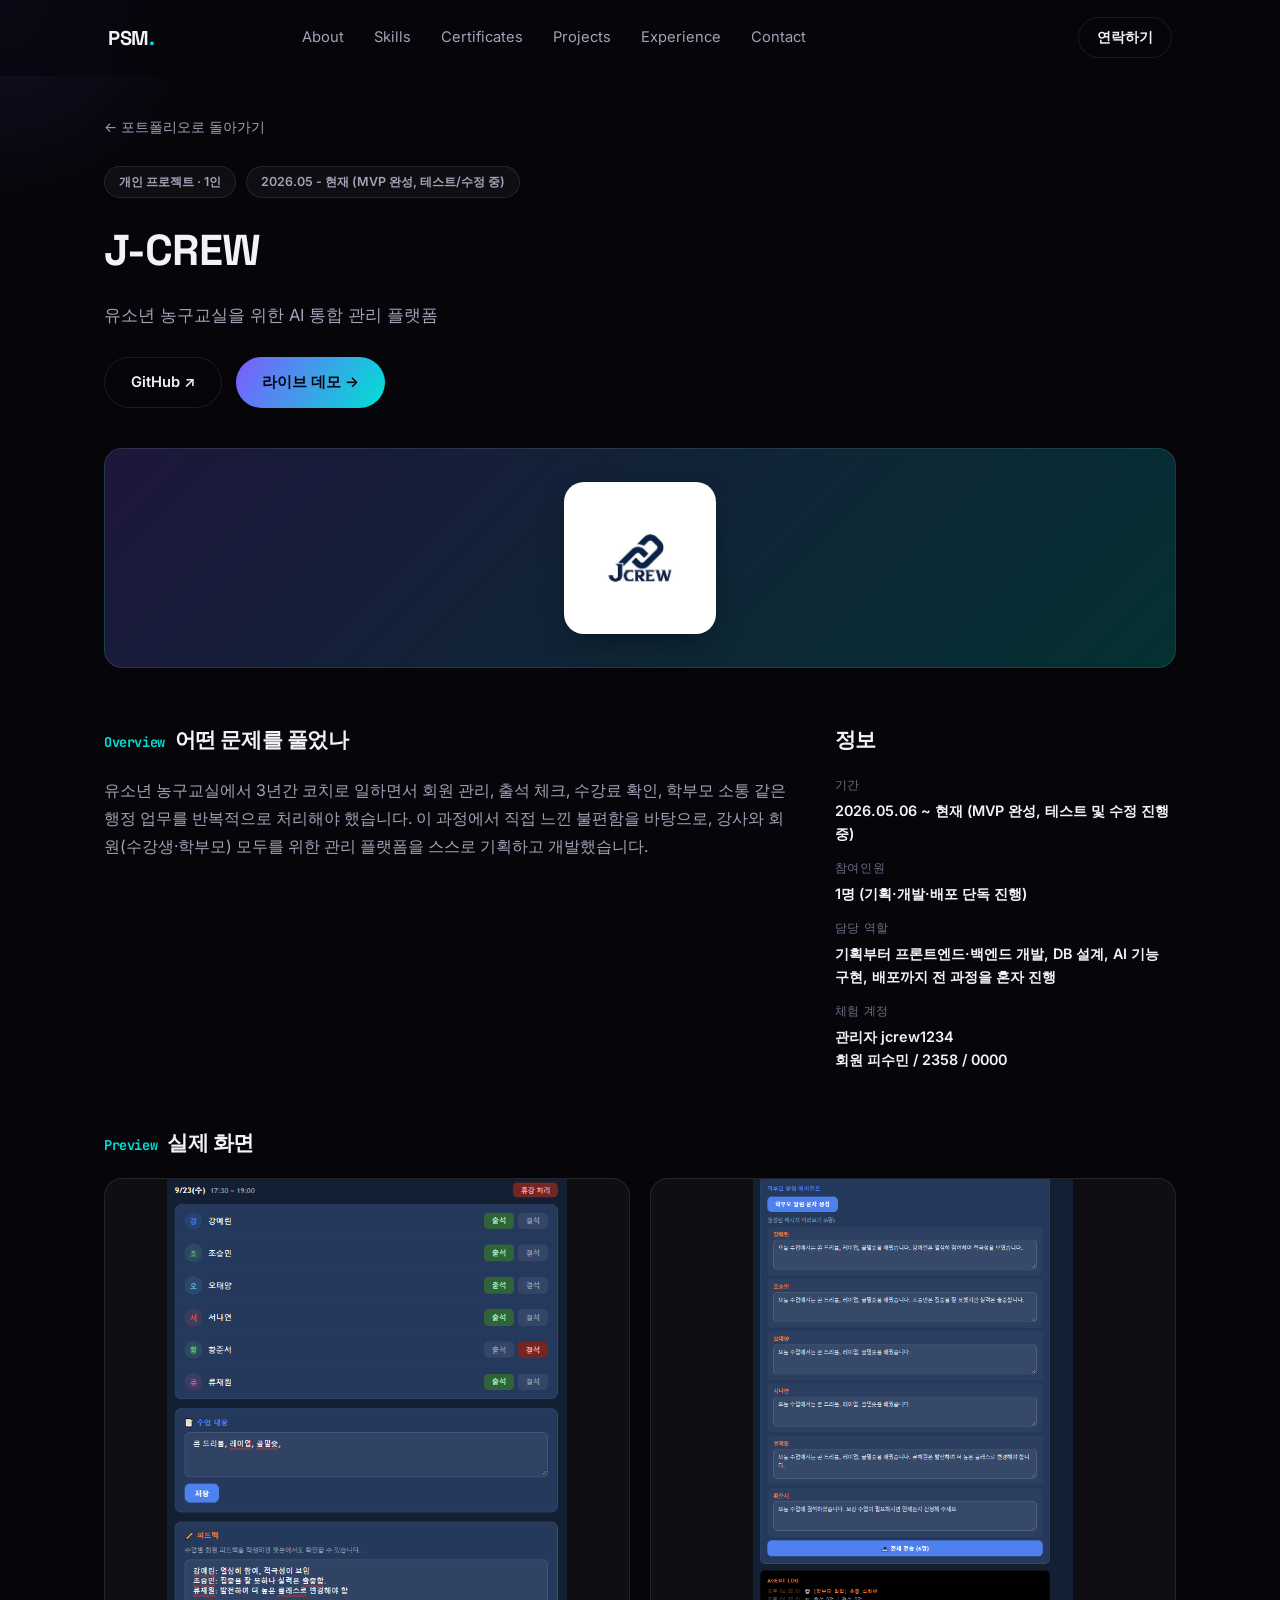
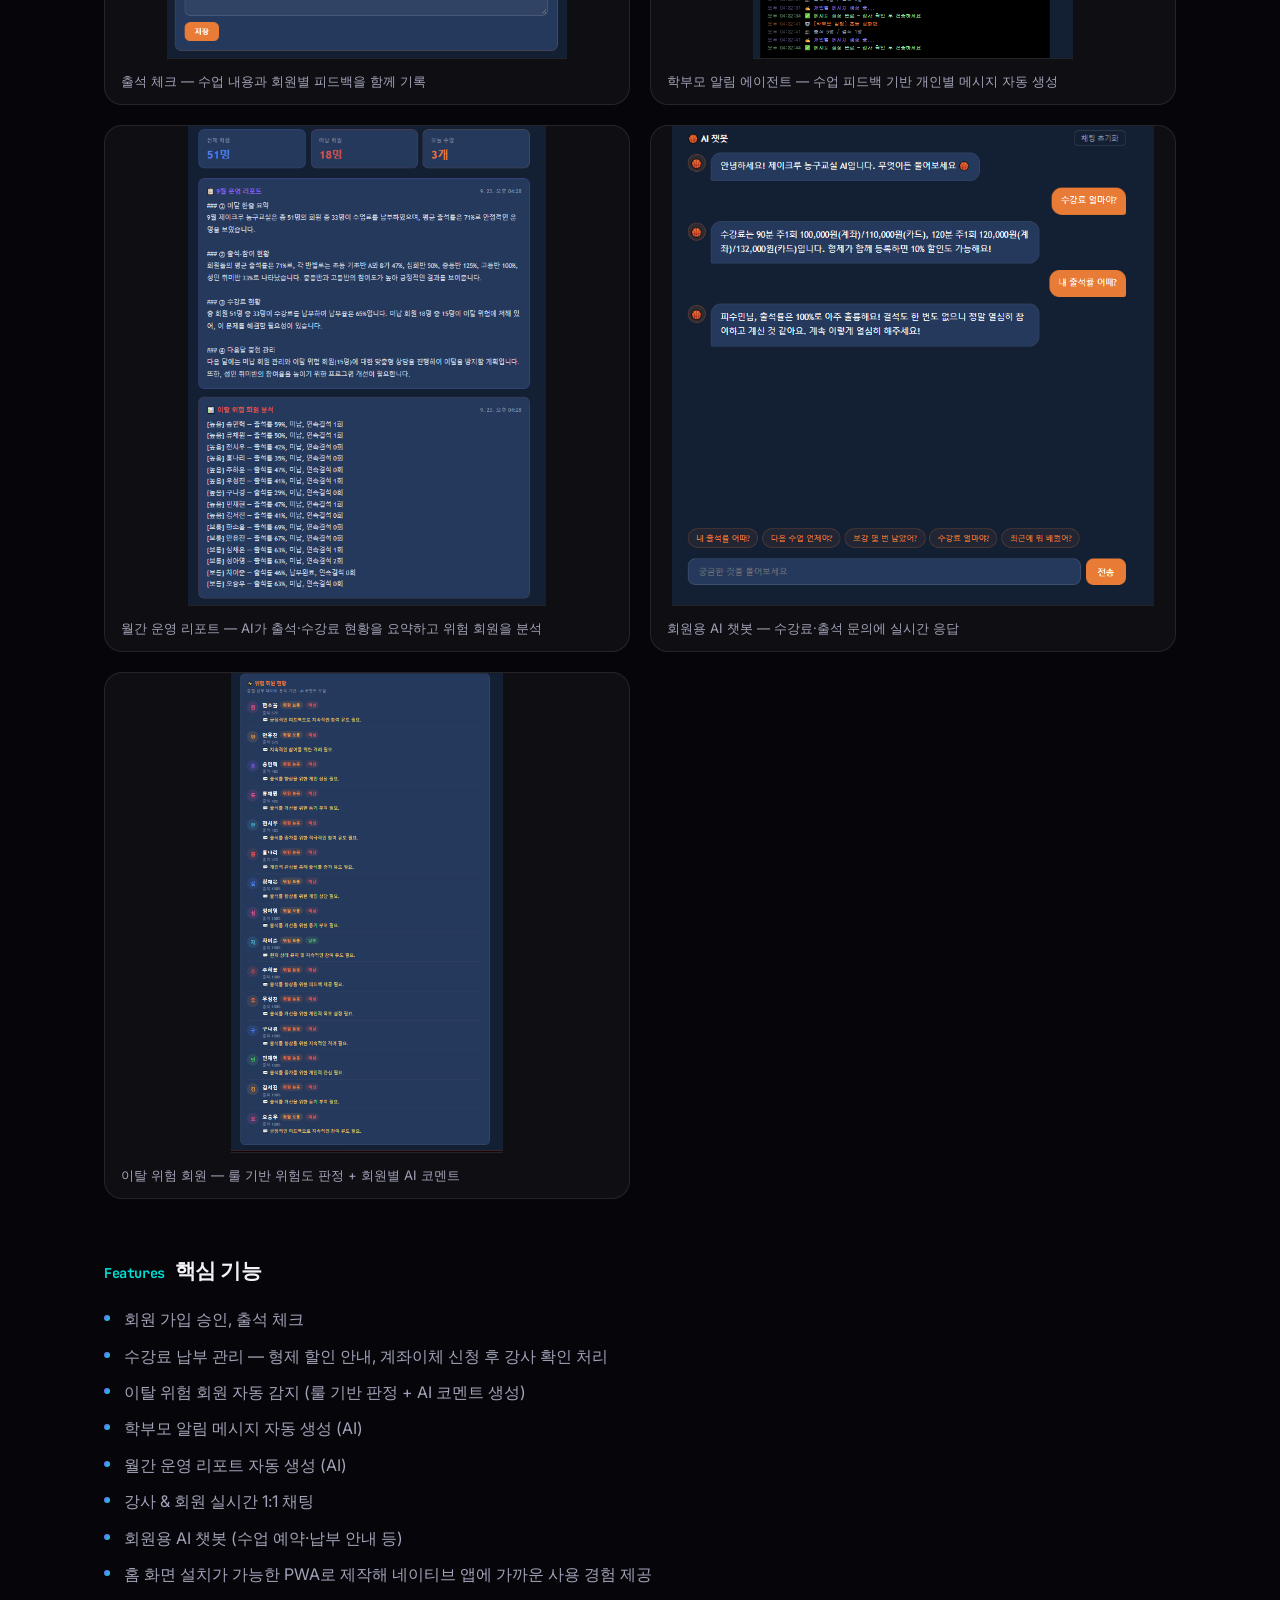
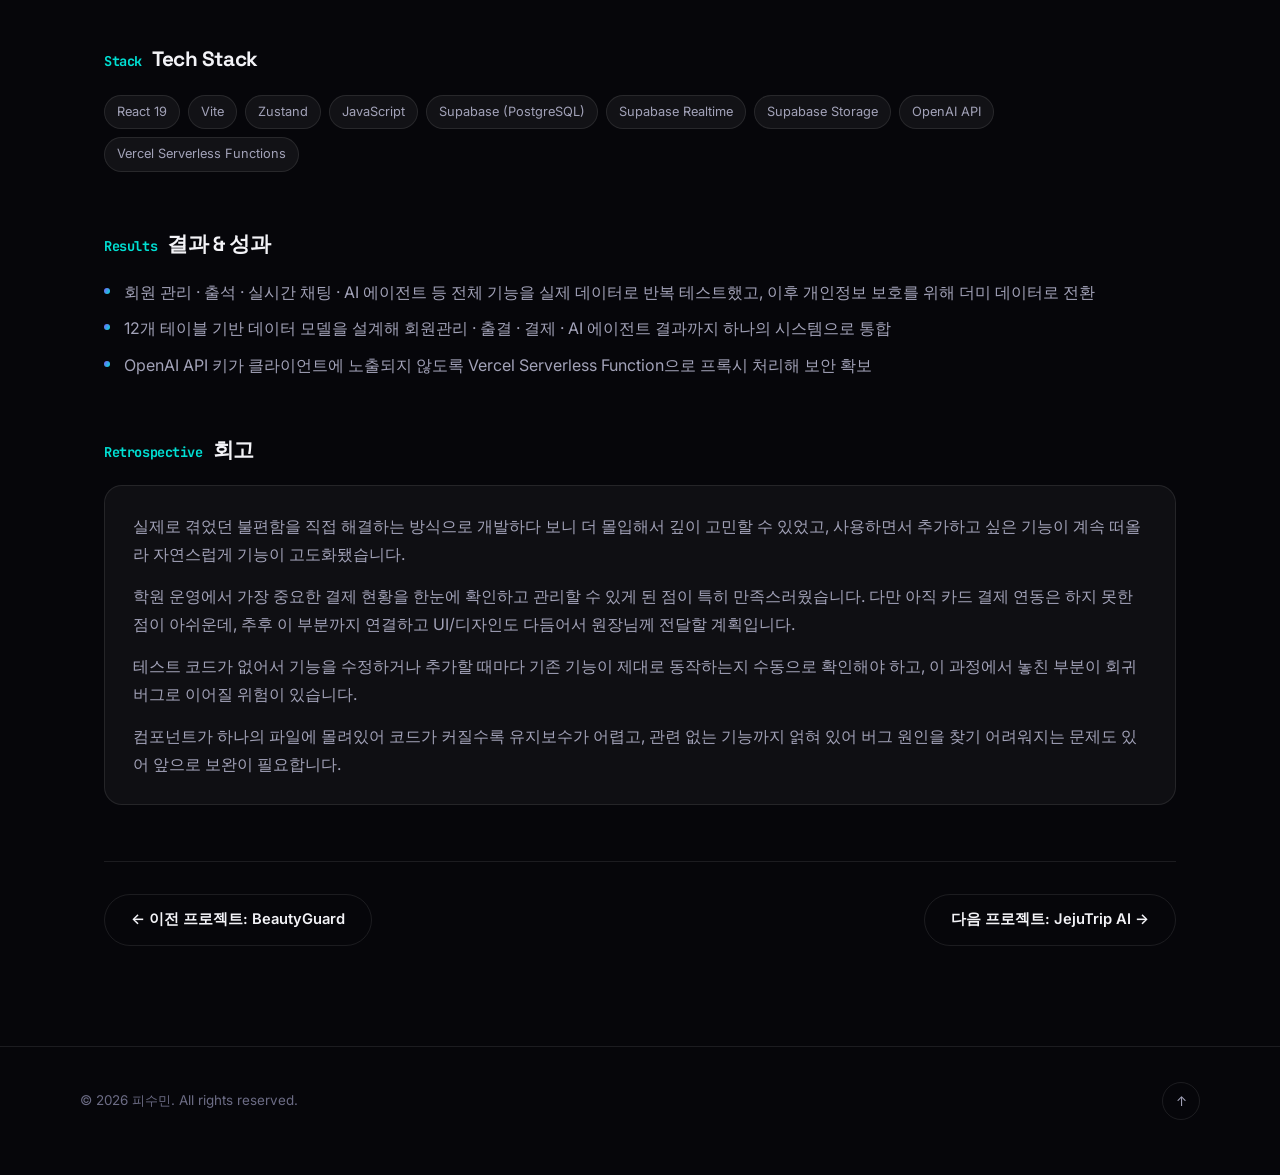
<file: projects/jcrew.html>
<!DOCTYPE html>
<html lang="ko">
<head>
<meta charset="UTF-8">
<meta name="viewport" content="width=device-width, initial-scale=1.0">
<title>J-CREW | 피수민 포트폴리오</title>
<meta name="description" content="유소년 농구교실을 위한 AI 통합 관리 플랫폼, J-CREW 프로젝트 상세.">
<meta property="og:type" content="website">
<meta property="og:title" content="J-CREW | 피수민 포트폴리오">
<meta property="og:description" content="유소년 농구교실을 위한 AI 통합 관리 플랫폼, J-CREW 프로젝트 상세.">
<meta property="og:image" content="https://portfolio-psm.vercel.app/assets/og-image.png">
<meta property="og:url" content="https://portfolio-psm.vercel.app/projects/jcrew.html">
<link rel="preconnect" href="https://fonts.googleapis.com">
<link rel="preconnect" href="https://fonts.gstatic.com" crossorigin>
<link href="https://fonts.googleapis.com/css2?family=Space+Grotesk:wght@500;600;700&family=Inter:wght@400;500;600;700&family=JetBrains+Mono:wght@400;500&display=swap" rel="stylesheet">
<link rel="stylesheet" href="../css/style.css">
<link rel="icon" type="image/svg+xml" href="../assets/favicon.svg">
</head>
<body>

<div class="cursor-glow" id="cursorGlow"></div>
<div class="progress-bar" id="progressBar"></div>

<header class="nav" id="nav">
  <div class="nav-inner">
    <a href="../index.html" class="logo">PSM<span class="dot">.</span></a>
    <nav class="nav-links" id="navLinks">
      <a href="../index.html#about" class="nav-link">About</a>
      <a href="../index.html#skills" class="nav-link">Skills</a>
      <a href="../index.html#certificates" class="nav-link">Certificates</a>
      <a href="../index.html#projects" class="nav-link">Projects</a>
      <a href="../index.html#experience" class="nav-link">Experience</a>
      <a href="../index.html#contact" class="nav-link">Contact</a>
    </nav>
    <a href="../index.html#contact" class="btn btn-small btn-outline nav-cta">연락하기</a>
    <button class="menu-toggle" id="menuToggle" aria-label="메뉴 열기">
      <span></span><span></span><span></span>
    </button>
  </div>
</header>

<div class="pd-hero">
  <a href="../index.html#projects" class="pd-back reveal">← 포트폴리오로 돌아가기</a>

  <div class="pd-badges reveal">
    <span class="pd-badge">개인 프로젝트 · 1인</span>
    <span class="pd-badge">2026.05 - 현재 (MVP 완성, 테스트/수정 중)</span>
  </div>

  <h1 class="pd-title reveal">J-CREW</h1>
  <p class="pd-tagline reveal">유소년 농구교실을 위한 AI 통합 관리 플랫폼</p>

  <div class="pd-hero-actions reveal">
    <a href="https://github.com/PSM-0403/jcrew" target="_blank" rel="noopener" class="btn btn-outline">GitHub ↗</a>
    <a href="https://jcrewbasketball.vercel.app" target="_blank" rel="noopener" class="btn btn-primary">라이브 데모 →</a>
  </div>

  <div class="pd-banner reveal thumb-1">
    <div class="logo-plate logo-plate-lg">
      <img src="../assets/icons/jcrew-logo.jpg" alt="J-CREW 로고" width="120" height="120">
    </div>
  </div>
</div>

<div class="pd-body">

  <div class="pd-grid">
    <div class="pd-block reveal">
      <h2><span class="pd-num">Overview</span>어떤 문제를 풀었나</h2>
      <p>
        유소년 농구교실에서 3년간 코치로 일하면서 회원 관리, 출석 체크, 수강료 확인, 학부모 소통 같은 행정 업무를
        반복적으로 처리해야 했습니다. 이 과정에서 직접 느낀 불편함을 바탕으로, 강사와 회원(수강생·학부모) 모두를 위한
        관리 플랫폼을 스스로 기획하고 개발했습니다.
      </p>
    </div>
    <div class="pd-block reveal">
      <h2>정보</h2>
      <ul class="pd-meta-list">
        <li class="pd-meta-item"><span>기간</span><strong>2026.05.06 ~ 현재 (MVP 완성, 테스트 및 수정 진행 중)</strong></li>
        <li class="pd-meta-item"><span>참여인원</span><strong>1명 (기획·개발·배포 단독 진행)</strong></li>
        <li class="pd-meta-item"><span>담당 역할</span><strong>기획부터 프론트엔드·백엔드 개발, DB 설계, AI 기능 구현, 배포까지 전 과정을 혼자 진행</strong></li>
        <li class="pd-meta-item"><span>체험 계정</span><strong>관리자 jcrew1234<br>회원 피수민 / 2358 / 0000</strong></li>
      </ul>
    </div>
  </div>

  <div class="pd-block reveal">
    <h2><span class="pd-num">Preview</span>실제 화면</h2>
    <div class="pd-shots">
      <figure class="pd-shot">
        <img src="../assets/screenshots/jcrew/attendance-feedback.png" alt="출석 체크 및 수업 내용 피드백 화면" loading="lazy">
        <figcaption>출석 체크 — 수업 내용과 회원별 피드백을 함께 기록</figcaption>
      </figure>
      <figure class="pd-shot">
        <img src="../assets/screenshots/jcrew/monthly-report.png" alt="월간 운영 리포트 및 이탈 위험 회원 분석 화면" loading="lazy">
        <figcaption>월간 운영 리포트 — AI가 출석·수강료 현황을 요약하고 위험 회원을 분석</figcaption>
      </figure>
      <figure class="pd-shot">
        <img src="../assets/screenshots/jcrew/risk-members.png" alt="이탈 위험 회원 현황 화면" loading="lazy">
        <figcaption>이탈 위험 회원 — 룰 기반 위험도 판정 + 회원별 AI 코멘트</figcaption>
      </figure>
      <figure class="pd-shot">
        <img src="../assets/screenshots/jcrew/parent-notify-agent.png" alt="학부모 알림 에이전트 화면" loading="lazy">
        <figcaption>학부모 알림 에이전트 — 수업 피드백 기반 개인별 메시지 자동 생성</figcaption>
      </figure>
      <figure class="pd-shot">
        <img src="../assets/screenshots/jcrew/ai-chatbot.png" alt="회원용 AI 챗봇 대화 화면" loading="lazy">
        <figcaption>회원용 AI 챗봇 — 수강료·출석 문의에 실시간 응답</figcaption>
      </figure>
    </div>
  </div>

  <div class="pd-block reveal">
    <h2><span class="pd-num">Features</span>핵심 기능</h2>
    <ul class="pd-list">
      <li>회원 가입 승인, 출석 체크</li>
      <li>수강료 납부 관리 — 형제 할인 안내, 계좌이체 신청 후 강사 확인 처리</li>
      <li>이탈 위험 회원 자동 감지 (룰 기반 판정 + AI 코멘트 생성)</li>
      <li>학부모 알림 메시지 자동 생성 (AI)</li>
      <li>월간 운영 리포트 자동 생성 (AI)</li>
      <li>강사 &amp; 회원 실시간 1:1 채팅</li>
      <li>회원용 AI 챗봇 (수업 예약·납부 안내 등)</li>
      <li>홈 화면 설치가 가능한 PWA로 제작해 네이티브 앱에 가까운 사용 경험 제공</li>
    </ul>
  </div>

  <div class="pd-block reveal">
    <h2><span class="pd-num">Stack</span>Tech Stack</h2>
    <div class="tech-pills">
      <span class="tech-pill">React 19</span><span class="tech-pill">Vite</span><span class="tech-pill">Zustand</span>
      <span class="tech-pill">JavaScript</span><span class="tech-pill">Supabase (PostgreSQL)</span>
      <span class="tech-pill">Supabase Realtime</span><span class="tech-pill">Supabase Storage</span>
      <span class="tech-pill">OpenAI API</span><span class="tech-pill">Vercel Serverless Functions</span>
    </div>
  </div>

  <div class="pd-block reveal">
    <h2><span class="pd-num">Results</span>결과 &amp; 성과</h2>
    <ul class="pd-list">
      <li>회원 관리 · 출석 · 실시간 채팅 · AI 에이전트 등 전체 기능을 실제 데이터로 반복 테스트했고, 이후 개인정보 보호를 위해 더미 데이터로 전환</li>
      <li>12개 테이블 기반 데이터 모델을 설계해 회원관리 · 출결 · 결제 · AI 에이전트 결과까지 하나의 시스템으로 통합</li>
      <li>OpenAI API 키가 클라이언트에 노출되지 않도록 Vercel Serverless Function으로 프록시 처리해 보안 확보</li>
    </ul>
  </div>

  <div class="pd-block reveal">
    <h2><span class="pd-num">Retrospective</span>회고</h2>
    <div class="pd-retro">
      <p>실제로 겪었던 불편함을 직접 해결하는 방식으로 개발하다 보니 더 몰입해서 깊이 고민할 수 있었고, 사용하면서 추가하고 싶은 기능이 계속 떠올라 자연스럽게 기능이 고도화됐습니다.</p>
      <p>학원 운영에서 가장 중요한 결제 현황을 한눈에 확인하고 관리할 수 있게 된 점이 특히 만족스러웠습니다. 다만 아직 카드 결제 연동은 하지 못한 점이 아쉬운데, 추후 이 부분까지 연결하고 UI/디자인도 다듬어서 원장님께 전달할 계획입니다.</p>
      <p>테스트 코드가 없어서 기능을 수정하거나 추가할 때마다 기존 기능이 제대로 동작하는지 수동으로 확인해야 하고, 이 과정에서 놓친 부분이 회귀 버그로 이어질 위험이 있습니다.</p>
      <p>컴포넌트가 하나의 파일에 몰려있어 코드가 커질수록 유지보수가 어렵고, 관련 없는 기능까지 얽혀 있어 버그 원인을 찾기 어려워지는 문제도 있어 앞으로 보완이 필요합니다.</p>
    </div>
  </div>

  <div class="pd-footer-nav reveal">
    <a href="beautyguard.html" class="btn btn-outline">← 이전 프로젝트: BeautyGuard</a>
    <a href="jejutrip.html" class="btn btn-outline">다음 프로젝트: JejuTrip AI →</a>
  </div>

</div>

<footer class="footer">
  <div class="footer-inner">
    <p>&copy; <span id="year"></span> 피수민. All rights reserved.</p>
    <button class="to-top" id="toTop" aria-label="맨 위로">↑</button>
  </div>
</footer>

<script src="../js/script.js"></script>
</body>
</html>
</file>
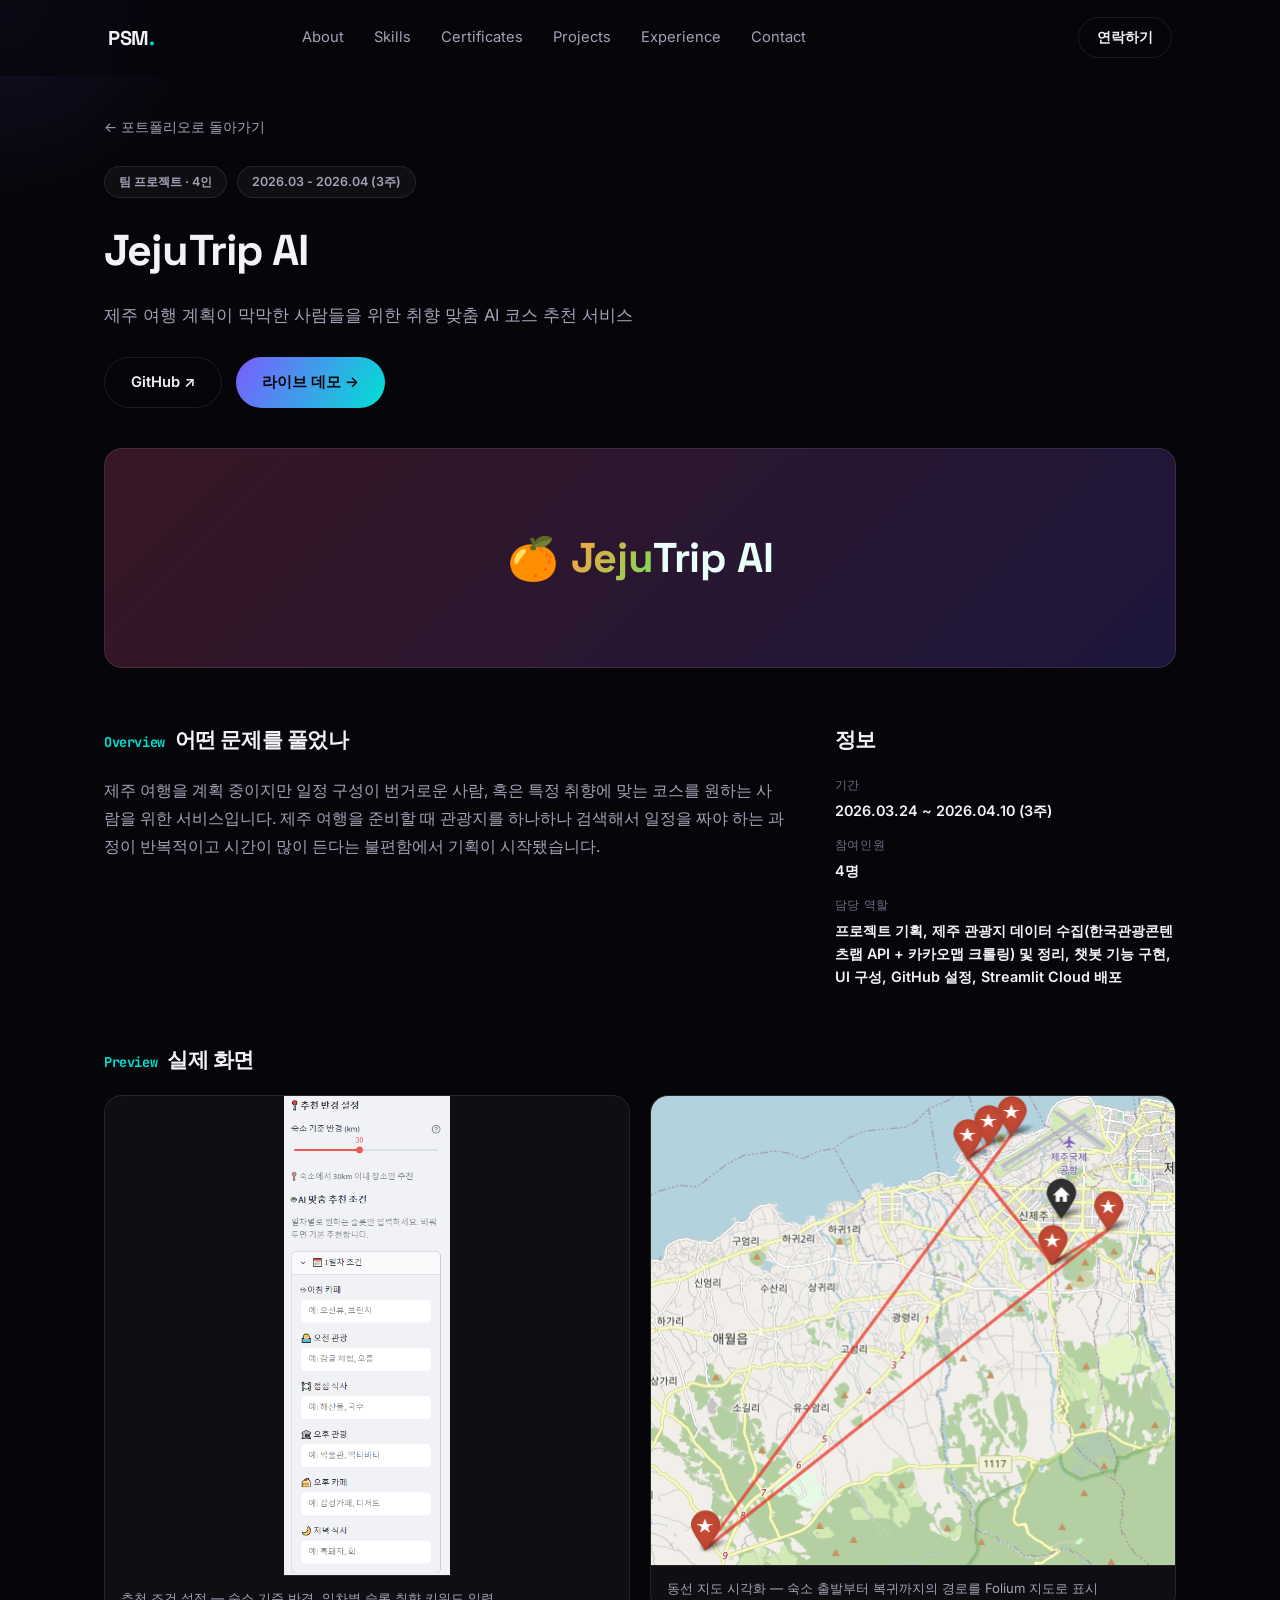
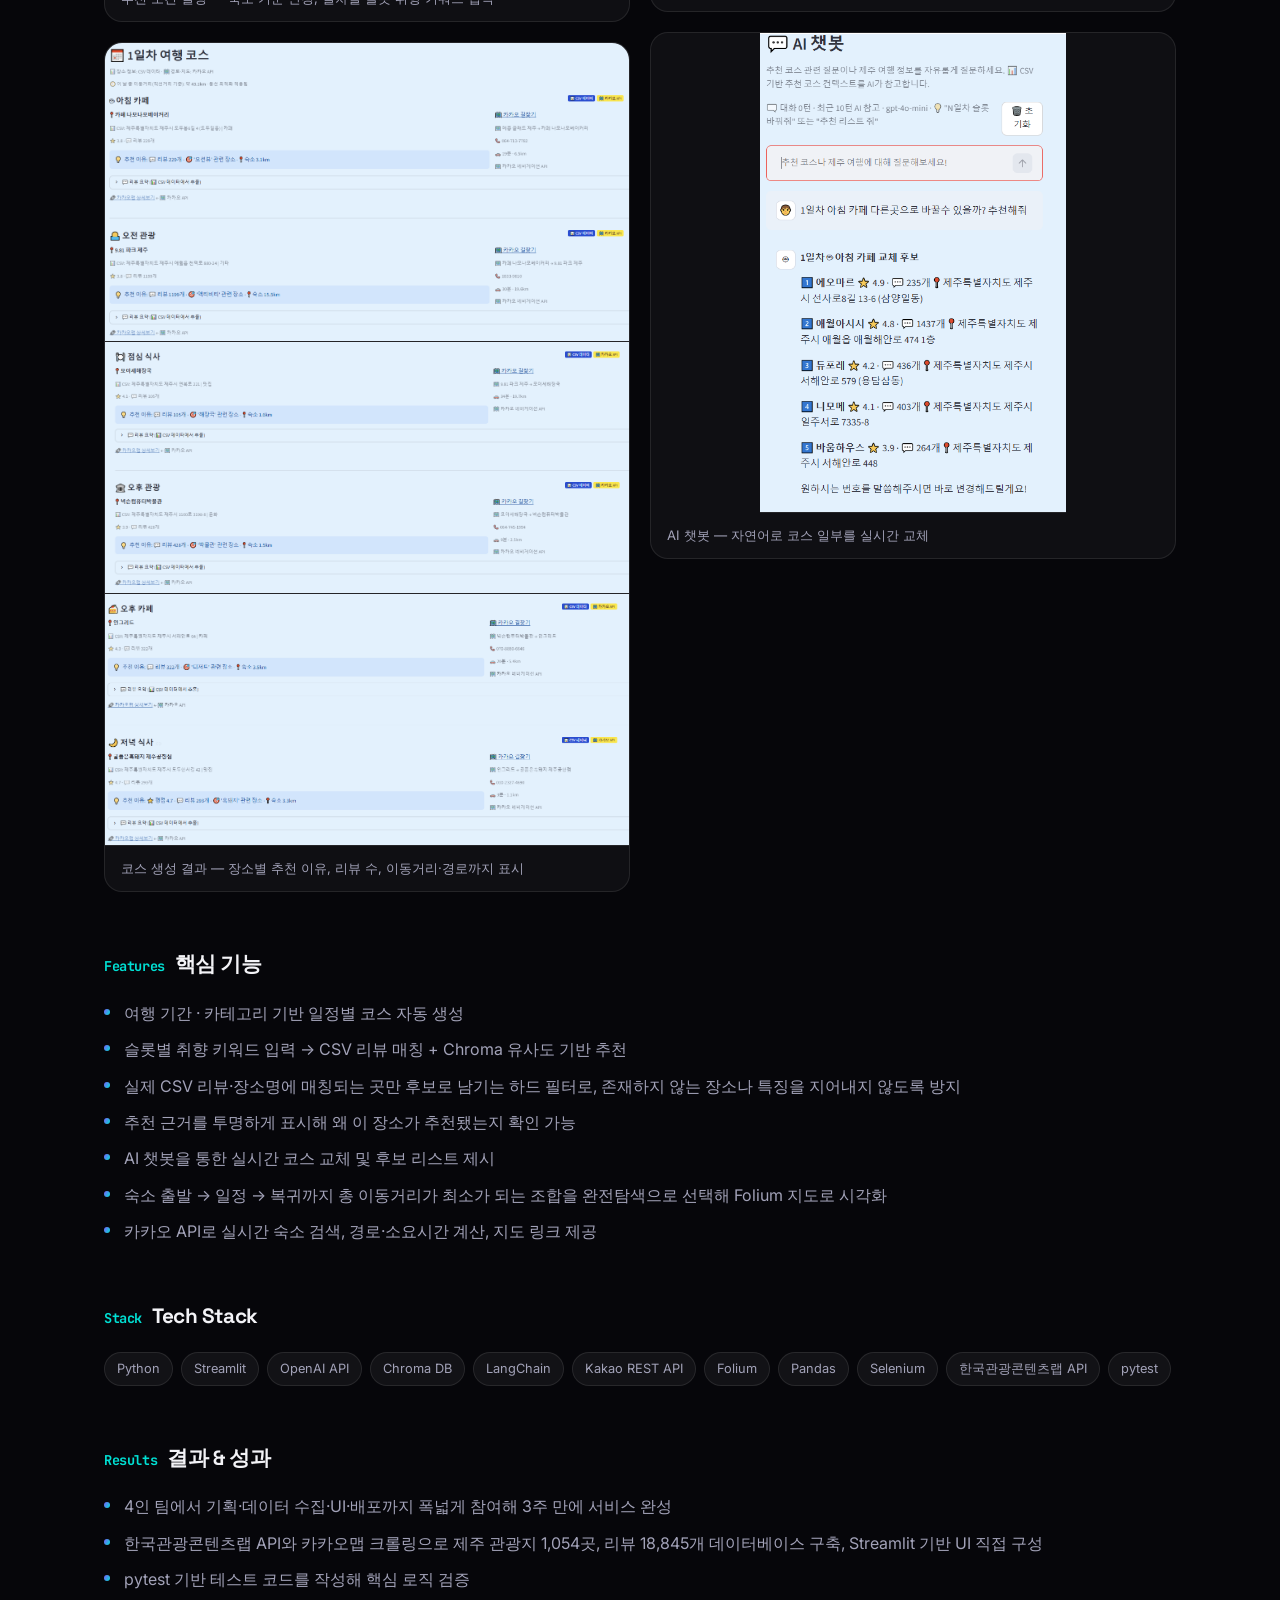
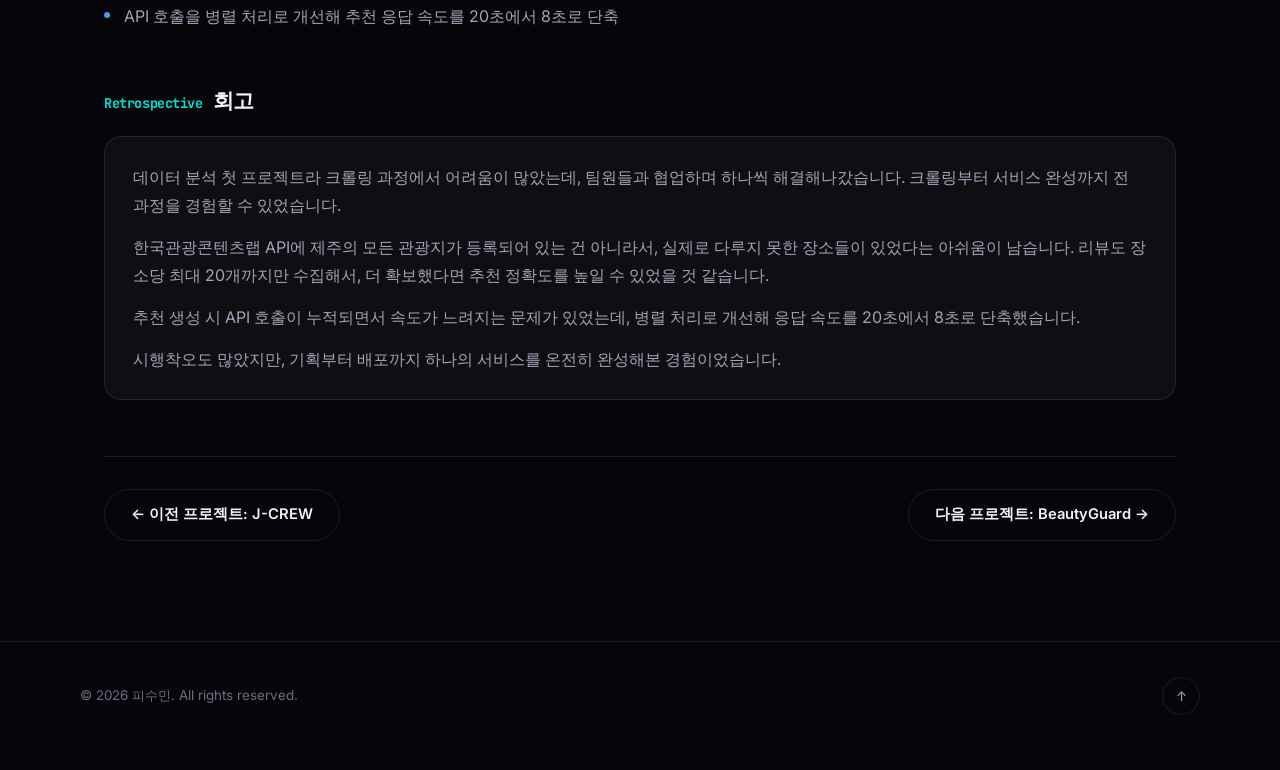
<file: projects/jejutrip.html>
<!DOCTYPE html>
<html lang="ko">
<head>
<meta charset="UTF-8">
<meta name="viewport" content="width=device-width, initial-scale=1.0">
<title>JejuTrip AI | 피수민 포트폴리오</title>
<meta name="description" content="제주 여행 계획이 막막한 사람들을 위한 취향 맞춤 AI 코스 추천 서비스, JejuTrip AI 프로젝트 상세.">
<meta property="og:type" content="website">
<meta property="og:title" content="JejuTrip AI | 피수민 포트폴리오">
<meta property="og:description" content="제주 여행 계획이 막막한 사람들을 위한 취향 맞춤 AI 코스 추천 서비스, JejuTrip AI 프로젝트 상세.">
<meta property="og:image" content="https://portfolio-psm.vercel.app/assets/og-image.png">
<meta property="og:url" content="https://portfolio-psm.vercel.app/projects/jejutrip.html">
<link rel="preconnect" href="https://fonts.googleapis.com">
<link rel="preconnect" href="https://fonts.gstatic.com" crossorigin>
<link href="https://fonts.googleapis.com/css2?family=Space+Grotesk:wght@500;600;700&family=Inter:wght@400;500;600;700&family=JetBrains+Mono:wght@400;500&display=swap" rel="stylesheet">
<link rel="stylesheet" href="../css/style.css">
<link rel="icon" type="image/svg+xml" href="../assets/favicon.svg">
</head>
<body>

<div class="cursor-glow" id="cursorGlow"></div>
<div class="progress-bar" id="progressBar"></div>

<header class="nav" id="nav">
  <div class="nav-inner">
    <a href="../index.html" class="logo">PSM<span class="dot">.</span></a>
    <nav class="nav-links" id="navLinks">
      <a href="../index.html#about" class="nav-link">About</a>
      <a href="../index.html#skills" class="nav-link">Skills</a>
      <a href="../index.html#certificates" class="nav-link">Certificates</a>
      <a href="../index.html#projects" class="nav-link">Projects</a>
      <a href="../index.html#experience" class="nav-link">Experience</a>
      <a href="../index.html#contact" class="nav-link">Contact</a>
    </nav>
    <a href="../index.html#contact" class="btn btn-small btn-outline nav-cta">연락하기</a>
    <button class="menu-toggle" id="menuToggle" aria-label="메뉴 열기">
      <span></span><span></span><span></span>
    </button>
  </div>
</header>

<div class="pd-hero">
  <a href="../index.html#projects" class="pd-back reveal">← 포트폴리오로 돌아가기</a>

  <div class="pd-badges reveal">
    <span class="pd-badge">팀 프로젝트 · 4인</span>
    <span class="pd-badge">2026.03 - 2026.04 (3주)</span>
  </div>

  <h1 class="pd-title reveal">JejuTrip AI</h1>
  <p class="pd-tagline reveal">제주 여행 계획이 막막한 사람들을 위한 취향 맞춤 AI 코스 추천 서비스</p>

  <div class="pd-hero-actions reveal">
    <a href="https://github.com/PSM-0403/JejuTrip_AI" target="_blank" rel="noopener" class="btn btn-outline">GitHub ↗</a>
    <a href="https://jejutripai.streamlit.app" target="_blank" rel="noopener" class="btn btn-primary">라이브 데모 →</a>
  </div>

  <div class="pd-banner reveal thumb-2">
    <div class="pd-banner-brand">
      <span class="pd-banner-icon-emoji">🍊</span>
      <span class="pd-banner-title pd-banner-jeju"><em>Jeju</em>Trip AI</span>
    </div>
  </div>
</div>

<div class="pd-body">

  <div class="pd-grid">
    <div class="pd-block reveal">
      <h2><span class="pd-num">Overview</span>어떤 문제를 풀었나</h2>
      <p>
        제주 여행을 계획 중이지만 일정 구성이 번거로운 사람, 혹은 특정 취향에 맞는 코스를 원하는 사람을 위한 서비스입니다.
        제주 여행을 준비할 때 관광지를 하나하나 검색해서 일정을 짜야 하는 과정이 반복적이고 시간이 많이 든다는
        불편함에서 기획이 시작됐습니다.
      </p>
    </div>
    <div class="pd-block reveal">
      <h2>정보</h2>
      <ul class="pd-meta-list">
        <li class="pd-meta-item"><span>기간</span><strong>2026.03.24 ~ 2026.04.10 (3주)</strong></li>
        <li class="pd-meta-item"><span>참여인원</span><strong>4명</strong></li>
        <li class="pd-meta-item"><span>담당 역할</span><strong>프로젝트 기획, 제주 관광지 데이터 수집(한국관광콘텐츠랩 API + 카카오맵 크롤링) 및 정리, 챗봇 기능 구현, UI 구성, GitHub 설정, Streamlit Cloud 배포</strong></li>
      </ul>
    </div>
  </div>

  <div class="pd-block reveal">
    <h2><span class="pd-num">Preview</span>실제 화면</h2>
    <div class="pd-shots">
      <figure class="pd-shot">
        <img src="../assets/screenshots/jejutrip/preference-input.png" alt="숙소 기준 반경 및 AI 맞춤 추천 조건 입력 화면" loading="lazy">
        <figcaption>추천 조건 설정 — 숙소 기준 반경, 일차별 슬롯 취향 키워드 입력</figcaption>
      </figure>
      <figure class="pd-shot">
        <img src="../assets/screenshots/jejutrip/course-result-1.png" alt="코스 생성 결과 화면 1" loading="lazy">
        <img src="../assets/screenshots/jejutrip/course-result-2.png" alt="코스 생성 결과 화면 2" loading="lazy">
        <img src="../assets/screenshots/jejutrip/course-result-3.png" alt="코스 생성 결과 화면 3" loading="lazy">
        <figcaption>코스 생성 결과 — 장소별 추천 이유, 리뷰 수, 이동거리·경로까지 표시</figcaption>
      </figure>
      <figure class="pd-shot">
        <img src="../assets/screenshots/jejutrip/map-view.png" alt="일정 동선 지도 시각화 화면" loading="lazy">
        <figcaption>동선 지도 시각화 — 숙소 출발부터 복귀까지의 경로를 Folium 지도로 표시</figcaption>
      </figure>
      <figure class="pd-shot">
        <img src="../assets/screenshots/jejutrip/ai-chatbot.png" alt="AI 챗봇 대화 화면" loading="lazy">
        <figcaption>AI 챗봇 — 자연어로 코스 일부를 실시간 교체</figcaption>
      </figure>
    </div>
  </div>

  <div class="pd-block reveal">
    <h2><span class="pd-num">Features</span>핵심 기능</h2>
    <ul class="pd-list">
      <li>여행 기간 · 카테고리 기반 일정별 코스 자동 생성</li>
      <li>슬롯별 취향 키워드 입력 → CSV 리뷰 매칭 + Chroma 유사도 기반 추천</li>
      <li>실제 CSV 리뷰·장소명에 매칭되는 곳만 후보로 남기는 하드 필터로, 존재하지 않는 장소나 특징을 지어내지 않도록 방지</li>
      <li>추천 근거를 투명하게 표시해 왜 이 장소가 추천됐는지 확인 가능</li>
      <li>AI 챗봇을 통한 실시간 코스 교체 및 후보 리스트 제시</li>
      <li>숙소 출발 → 일정 → 복귀까지 총 이동거리가 최소가 되는 조합을 완전탐색으로 선택해 Folium 지도로 시각화</li>
      <li>카카오 API로 실시간 숙소 검색, 경로·소요시간 계산, 지도 링크 제공</li>
    </ul>
  </div>

  <div class="pd-block reveal">
    <h2><span class="pd-num">Stack</span>Tech Stack</h2>
    <div class="tech-pills">
      <span class="tech-pill">Python</span><span class="tech-pill">Streamlit</span><span class="tech-pill">OpenAI API</span>
      <span class="tech-pill">Chroma DB</span><span class="tech-pill">LangChain</span><span class="tech-pill">Kakao REST API</span>
      <span class="tech-pill">Folium</span><span class="tech-pill">Pandas</span><span class="tech-pill">Selenium</span><span class="tech-pill">한국관광콘텐츠랩 API</span><span class="tech-pill">pytest</span>
    </div>
  </div>

  <div class="pd-block reveal">
    <h2><span class="pd-num">Results</span>결과 &amp; 성과</h2>
    <ul class="pd-list">
      <li>4인 팀에서 기획·데이터 수집·UI·배포까지 폭넓게 참여해 3주 만에 서비스 완성</li>
      <li>한국관광콘텐츠랩 API와 카카오맵 크롤링으로 제주 관광지 1,054곳, 리뷰 18,845개 데이터베이스 구축, Streamlit 기반 UI 직접 구성</li>
      <li>pytest 기반 테스트 코드를 작성해 핵심 로직 검증</li>
      <li>API 호출을 병렬 처리로 개선해 추천 응답 속도를 20초에서 8초로 단축</li>
    </ul>
  </div>

  <div class="pd-block reveal">
    <h2><span class="pd-num">Retrospective</span>회고</h2>
    <div class="pd-retro">
      <p>데이터 분석 첫 프로젝트라 크롤링 과정에서 어려움이 많았는데, 팀원들과 협업하며 하나씩 해결해나갔습니다. 크롤링부터 서비스 완성까지 전 과정을 경험할 수 있었습니다.</p>
      <p>한국관광콘텐츠랩 API에 제주의 모든 관광지가 등록되어 있는 건 아니라서, 실제로 다루지 못한 장소들이 있었다는 아쉬움이 남습니다. 리뷰도 장소당 최대 20개까지만 수집해서, 더 확보했다면 추천 정확도를 높일 수 있었을 것 같습니다.</p>
      <p>추천 생성 시 API 호출이 누적되면서 속도가 느려지는 문제가 있었는데, 병렬 처리로 개선해 응답 속도를 20초에서 8초로 단축했습니다.</p>
      <p>시행착오도 많았지만, 기획부터 배포까지 하나의 서비스를 온전히 완성해본 경험이었습니다.</p>
    </div>
  </div>

  <div class="pd-footer-nav reveal">
    <a href="jcrew.html" class="btn btn-outline">← 이전 프로젝트: J-CREW</a>
    <a href="beautyguard.html" class="btn btn-outline">다음 프로젝트: BeautyGuard →</a>
  </div>

</div>

<footer class="footer">
  <div class="footer-inner">
    <p>&copy; <span id="year"></span> 피수민. All rights reserved.</p>
    <button class="to-top" id="toTop" aria-label="맨 위로">↑</button>
  </div>
</footer>

<script src="../js/script.js"></script>
</body>
</html>
</file>
<file: css/style.css>
/* ===================================================
   Portfolio — Dark / Gradient theme
   =================================================== */

:root {
  --bg: #06060a;
  --bg-alt: #0b0b13;
  --surface: rgba(255, 255, 255, 0.04);
  --surface-hover: rgba(255, 255, 255, 0.07);
  --border: rgba(255, 255, 255, 0.09);
  --text: #f3f3f7;
  --text-dim: #a2a2b8;
  --text-faint: #6c6c85;

  --accent-1: #7c5cff;
  --accent-2: #00e0d4;
  --accent-3: #ff5c8a;
  --gradient: linear-gradient(120deg, var(--accent-1), var(--accent-2));
  --gradient-soft: linear-gradient(120deg, rgba(124,92,255,0.18), rgba(0,224,212,0.18));

  --shadow-glow: 0 0 40px rgba(124, 92, 255, 0.25);
  --radius: 18px;
  --radius-sm: 10px;

  --maxw: 1120px;
  --nav-h: 76px;
}

@media (prefers-color-scheme: light) {
  :root { color-scheme: dark; }
}

* { box-sizing: border-box; }
html { scroll-behavior: smooth; }

body {
  margin: 0;
  background: var(--bg);
  color: var(--text);
  font-family: 'Inter', system-ui, -apple-system, 'Segoe UI', sans-serif;
  line-height: 1.6;
  overflow-x: hidden;
}

h1, h2, h3 {
  font-family: 'Space Grotesk', 'Inter', sans-serif;
  margin: 0;
  letter-spacing: -0.02em;
}

a { color: inherit; text-decoration: none; }
ul { list-style: none; margin: 0; padding: 0; }
img { max-width: 100%; display: block; }
button { font-family: inherit; cursor: pointer; border: none; background: none; color: inherit; }

::selection { background: var(--accent-1); color: #fff; }

/* ---------- scrollbar ---------- */
::-webkit-scrollbar { width: 10px; }
::-webkit-scrollbar-track { background: var(--bg); }
::-webkit-scrollbar-thumb { background: #24243a; border-radius: 10px; }
::-webkit-scrollbar-thumb:hover { background: var(--accent-1); }

/* ---------- cursor glow ---------- */
.cursor-glow {
  position: fixed;
  top: 0; left: 0;
  width: 420px; height: 420px;
  border-radius: 50%;
  background: radial-gradient(circle, rgba(124,92,255,0.12), transparent 70%);
  pointer-events: none;
  transform: translate(-50%, -50%);
  z-index: 1;
  transition: opacity 0.3s;
  will-change: transform;
}
@media (max-width: 768px) { .cursor-glow { display: none; } }

/* ---------- scroll progress ---------- */
.progress-bar {
  position: fixed;
  top: 0; left: 0;
  height: 3px;
  width: 0%;
  background: var(--gradient);
  z-index: 1000;
  transition: width 0.1s ease-out;
}

/* ---------- reveal on scroll ---------- */
.reveal {
  opacity: 0;
  transform: translateY(28px);
  transition: opacity 0.7s cubic-bezier(.2,.7,.3,1), transform 0.7s cubic-bezier(.2,.7,.3,1);
}
.reveal.in-view { opacity: 1; transform: translateY(0); }

/* ===================== NAV ===================== */
.nav {
  position: fixed;
  top: 0; left: 0; right: 0;
  height: var(--nav-h);
  z-index: 500;
  background: rgba(6,6,10,0.6);
  backdrop-filter: blur(16px);
  -webkit-backdrop-filter: blur(16px);
  border-bottom: 1px solid transparent;
  transition: border-color 0.3s, background 0.3s;
}
.nav.scrolled { border-color: var(--border); background: rgba(6,6,10,0.85); }

.nav-inner {
  max-width: var(--maxw);
  height: 100%;
  margin: 0 auto;
  padding: 0 28px;
  display: flex;
  align-items: center;
  gap: 24px;
}

.logo {
  font-family: 'Space Grotesk', sans-serif;
  font-weight: 700;
  font-size: 1.25rem;
  letter-spacing: -0.02em;
}
.logo .dot { color: var(--accent-2); }

.nav-links {
  display: flex;
  gap: 30px;
  margin: 0 auto;
}
.nav-link {
  position: relative;
  font-size: 0.92rem;
  color: var(--text-dim);
  padding: 6px 0;
  transition: color 0.2s;
}
.nav-link::after {
  content: '';
  position: absolute;
  left: 0; bottom: 0;
  width: 0; height: 2px;
  background: var(--gradient);
  transition: width 0.25s;
}
.nav-link:hover, .nav-link.active { color: var(--text); }
.nav-link:hover::after, .nav-link.active::after { width: 100%; }

.nav-cta { margin-left: auto; }

.menu-toggle {
  display: none;
  flex-direction: column;
  gap: 5px;
  padding: 8px;
}
.menu-toggle span {
  width: 22px; height: 2px;
  background: var(--text);
  border-radius: 2px;
  transition: transform 0.25s, opacity 0.25s;
}

/* ===================== BUTTONS ===================== */
.btn {
  display: inline-flex;
  align-items: center;
  gap: 8px;
  padding: 13px 26px;
  border-radius: 999px;
  font-size: 0.92rem;
  font-weight: 600;
  transition: transform 0.2s, box-shadow 0.2s, background 0.2s, border-color 0.2s;
  white-space: nowrap;
}
.btn-primary {
  background: var(--gradient);
  color: #06060a;
}
.btn-primary:hover { transform: translateY(-2px); box-shadow: var(--shadow-glow); }

.btn-outline {
  border: 1px solid var(--border);
  color: var(--text);
}
.btn-outline:hover { border-color: var(--accent-1); background: var(--surface); transform: translateY(-2px); }

.btn-small { padding: 9px 18px; font-size: 0.85rem; }

/* ===================== HERO ===================== */
.hero {
  position: relative;
  min-height: 100vh;
  display: flex;
  align-items: center;
  justify-content: center;
  padding: calc(var(--nav-h) + 40px) 24px 80px;
  overflow: hidden;
}

.hero-content {
  position: relative;
  z-index: 2;
  max-width: 760px;
  text-align: center;
}

.hero-eyebrow {
  display: inline-flex;
  align-items: center;
  gap: 8px;
  font-size: 0.82rem;
  color: var(--text-dim);
  border: 1px solid var(--border);
  padding: 7px 16px;
  border-radius: 999px;
  margin-bottom: 28px;
  background: var(--surface);
}
.pulse-dot {
  width: 7px; height: 7px;
  border-radius: 50%;
  background: #4ade80;
  box-shadow: 0 0 0 0 rgba(74,222,128,0.6);
  animation: pulse 1.8s infinite;
}
@keyframes pulse {
  0% { box-shadow: 0 0 0 0 rgba(74,222,128,0.55); }
  70% { box-shadow: 0 0 0 8px rgba(74,222,128,0); }
  100% { box-shadow: 0 0 0 0 rgba(74,222,128,0); }
}

.hero-title {
  font-size: clamp(2.1rem, 5.5vw, 3.6rem);
  font-weight: 700;
  line-height: 1.15;
  margin-bottom: 14px;
}
.wave { display: inline-block; animation: waveHand 2.4s ease-in-out infinite; transform-origin: 70% 70%; }
@keyframes waveHand {
  0%, 60%, 100% { transform: rotate(0deg); }
  10%, 30% { transform: rotate(14deg); }
  20% { transform: rotate(-8deg); }
  40% { transform: rotate(10deg); }
}

.gradient-text {
  background: var(--gradient);
  -webkit-background-clip: text;
  background-clip: text;
  color: transparent;
}

.hero-role {
  font-size: clamp(1.15rem, 3vw, 1.6rem);
  font-family: 'JetBrains Mono', monospace;
  font-weight: 500;
  color: var(--accent-2);
  min-height: 2.2em;
  margin-bottom: 20px;
}
.hero-tagline {
  font-family: 'Space Grotesk', sans-serif;
  font-size: clamp(1rem, 2.4vw, 1.2rem);
  font-weight: 600;
  color: var(--text);
  margin-bottom: 18px;
  position: relative;
  display: inline-block;
}
.hero-tagline::after {
  content: '';
  position: absolute;
  left: 50%;
  bottom: -8px;
  transform: translateX(-50%);
  width: 40px;
  height: 3px;
  border-radius: 3px;
  background: var(--gradient);
}

.hero-desc {
  color: var(--text-dim);
  font-size: 1.02rem;
  max-width: 560px;
  margin: 26px auto 36px;
}

.hero-actions {
  display: flex;
  justify-content: center;
  gap: 14px;
  flex-wrap: wrap;
  margin-bottom: 36px;
}

.hero-links {
  display: flex;
  justify-content: center;
  gap: 20px;
}
.hero-links a {
  width: 42px; height: 42px;
  display: flex; align-items: center; justify-content: center;
  border-radius: 50%;
  border: 1px solid var(--border);
  color: var(--text-dim);
  transition: color 0.2s, border-color 0.2s, transform 0.2s;
}
.hero-links a:hover { color: var(--text); border-color: var(--accent-1); transform: translateY(-3px); }

.scroll-cue {
  position: absolute;
  bottom: 32px; left: 50%;
  transform: translateX(-50%);
  width: 26px; height: 42px;
  border: 2px solid var(--border);
  border-radius: 14px;
  z-index: 2;
}
.scroll-cue span {
  position: absolute;
  top: 8px; left: 50%;
  width: 4px; height: 8px;
  margin-left: -2px;
  border-radius: 2px;
  background: var(--accent-2);
  animation: scrollCue 1.6s ease-in-out infinite;
}
@keyframes scrollCue {
  0% { opacity: 1; top: 8px; }
  100% { opacity: 0; top: 20px; }
}

/* ===================== SECTIONS (generic) ===================== */
.section { padding: 120px 24px; position: relative; }
.section-alt { background: var(--bg-alt); }
.section-inner { max-width: var(--maxw); margin: 0 auto; }

.section-tag {
  font-family: 'JetBrains Mono', monospace;
  font-size: 0.82rem;
  color: var(--accent-2);
  letter-spacing: 0.06em;
  margin-bottom: 12px;
}
.section-title {
  font-size: clamp(1.7rem, 4vw, 2.4rem);
  font-weight: 700;
  margin-bottom: 16px;
}
#projects .section-title,
#certificates .section-title { margin-bottom: 44px; }
.section-desc {
  color: var(--text-dim);
  max-width: 560px;
  margin-bottom: 52px;
}
.center { text-align: center; margin-left: auto; margin-right: auto; }

.section-desc-tight { margin-bottom: 8px; }
.section-hint {
  font-size: 0.85rem;
  color: var(--text-faint);
  margin: 0 0 44px;
}

/* ===================== ABOUT ===================== */
.about-grid {
  display: grid;
  grid-template-columns: 320px 1fr;
  gap: 60px;
  align-items: start;
}

.avatar-frame {
  position: relative;
  width: 100%;
  aspect-ratio: 1;
  border-radius: 28px;
  background: var(--gradient-soft);
  border: 1px solid var(--border);
  display: flex;
  align-items: center;
  justify-content: center;
  overflow: hidden;
}
.avatar-glow {
  position: absolute;
  width: 60%; height: 60%;
  background: var(--gradient);
  filter: blur(60px);
  opacity: 0.55;
  border-radius: 50%;
}
.avatar-initials {
  position: relative;
  font-family: 'Space Grotesk', sans-serif;
  font-size: 4.2rem;
  font-weight: 700;
  color: var(--text);
}

.about-stat-card {
  display: flex;
  gap: 16px;
  margin-top: 20px;
}
.about-stat {
  flex: 1;
  background: var(--surface);
  border: 1px solid var(--border);
  border-radius: var(--radius-sm);
  padding: 16px;
  text-align: center;
}
.about-stat strong {
  display: block;
  font-family: 'Space Grotesk', sans-serif;
  font-size: 1.5rem;
  background: var(--gradient);
  -webkit-background-clip: text;
  background-clip: text;
  color: transparent;
}
.about-stat span { font-size: 0.78rem; color: var(--text-dim); }

.about-text p { color: var(--text-dim); margin-bottom: 18px; }
.about-facts { margin-top: 28px; display: flex; flex-direction: column; gap: 12px; }
.about-facts li { font-size: 0.94rem; color: var(--text-dim); display: flex; gap: 10px; }

@media (max-width: 860px) {
  .about-grid { grid-template-columns: 1fr; }
  .avatar-frame { max-width: 280px; margin: 0 auto; }
  .about-stat-card { max-width: 280px; margin: 20px auto 0; }
}

/* ===================== SKILLS ===================== */
.skills-grid {
  display: grid;
  grid-template-columns: repeat(auto-fit, minmax(340px, 1fr));
  gap: 20px;
  align-items: start;
}
.skill-card {
  background: var(--surface);
  border: 1px solid var(--border);
  border-radius: var(--radius);
  padding: 26px;
  transition: transform 0.25s, border-color 0.25s, background 0.25s;
}
.skill-card:hover {
  transform: translateY(-4px);
  border-color: var(--accent-1);
  background: var(--surface-hover);
}
.skill-card h3 {
  font-size: 1.05rem;
  margin-bottom: 16px;
  color: var(--accent-2);
}

.skill-tags { display: flex; flex-wrap: wrap; gap: 8px; }
.skill-tag {
  position: relative;
  font: inherit;
  font-size: 0.82rem;
  padding: 6px 12px;
  border-radius: 999px;
  background: rgba(255,255,255,0.05);
  border: 1px solid var(--border);
  color: var(--text-dim);
  cursor: pointer;
  transition: border-color 0.2s, color 0.2s, background 0.2s;
}
.skill-tag:hover,
.skill-tag:focus-visible,
.skill-tag.active {
  border-color: var(--accent-1);
  color: var(--text);
  background: rgba(124,92,255,0.14);
}

.skill-tooltip {
  position: absolute;
  left: 50%;
  top: calc(100% + 10px);
  transform: translateX(-50%) translateY(6px);
  width: 240px;
  max-width: 60vw;
  padding: 12px 14px;
  border-radius: var(--radius-sm);
  background: #12121c;
  border: 1px solid var(--border);
  color: var(--text-dim);
  font-size: 0.78rem;
  font-weight: 400;
  line-height: 1.55;
  text-align: left;
  white-space: normal;
  opacity: 0;
  pointer-events: none;
  transition: opacity 0.2s, transform 0.2s;
  z-index: 20;
  box-shadow: 0 16px 34px -14px rgba(0,0,0,0.6);
}
.skill-tag:hover .skill-tooltip,
.skill-tag:focus-visible .skill-tooltip,
.skill-tag.active .skill-tooltip {
  opacity: 1;
  transform: translateX(-50%) translateY(0);
  pointer-events: auto;
}

/* ===================== CERTIFICATES ===================== */
.cert-card {
  background: var(--surface);
  border: 1px solid var(--border);
  border-radius: var(--radius);
  overflow: hidden;
}
.cert-row {
  display: grid;
  grid-template-columns: 110px 1fr auto;
  align-items: center;
  gap: 18px;
  padding: 18px 26px;
  border-bottom: 1px solid var(--border);
  transition: background 0.2s;
}
.cert-row:last-child { border-bottom: none; }
.cert-row:hover { background: var(--surface-hover); }
.cert-date {
  font-family: 'JetBrains Mono', monospace;
  font-size: 0.82rem;
  color: var(--accent-2);
}
.cert-name {
  font-weight: 600;
  font-size: 0.98rem;
}
.cert-org {
  font-size: 0.84rem;
  color: var(--text-dim);
  text-align: right;
  white-space: nowrap;
}

@media (max-width: 620px) {
  .cert-row {
    grid-template-columns: 1fr;
    gap: 4px;
    text-align: left;
  }
  .cert-org { text-align: left; }
}

/* ===================== PROJECTS ===================== */
.projects-grid {
  display: grid;
  grid-template-columns: repeat(auto-fit, minmax(300px, 1fr));
  gap: 26px;
}

.project-card {
  background: var(--surface);
  border: 1px solid var(--border);
  border-radius: var(--radius);
  overflow: hidden;
  transition: transform 0.15s ease-out, border-color 0.25s, box-shadow 0.25s;
  transform-style: preserve-3d;
}
.project-card:hover {
  border-color: var(--accent-1);
  box-shadow: 0 20px 50px -20px rgba(124,92,255,0.4);
}

.project-thumb {
  height: 170px;
  display: flex;
  align-items: center;
  justify-content: center;
  font-size: 3rem;
  position: relative;
  overflow: hidden;
}
.thumb-1 { background: linear-gradient(135deg, #7c5cff33, #00e0d433); }
.thumb-2 { background: linear-gradient(135deg, #ff5c8a33, #7c5cff33); }
.thumb-3 { background: linear-gradient(135deg, #00e0d433, #4ade8033); }
.thumb-4 { background: linear-gradient(135deg, #ffb35c33, #ff5c8a33); }
.project-emoji { position: relative; z-index: 1; filter: drop-shadow(0 4px 18px rgba(0,0,0,0.4)); }
.project-emoji-icon { position: relative; z-index: 1; filter: drop-shadow(0 4px 18px rgba(0,0,0,0.4)); }

.thumb-brand {
  position: relative;
  z-index: 1;
  display: flex;
  align-items: center;
  gap: 6px;
}
.thumb-brand-title {
  font-family: 'Space Grotesk', sans-serif;
  font-size: 1.3rem;
  font-weight: 700;
  letter-spacing: -0.01em;
  color: #eafffa;
}
.thumb-brand-title em {
  font-style: normal;
  background: linear-gradient(120deg, #ff8fb8, #00e0d4);
  -webkit-background-clip: text;
  background-clip: text;
  color: transparent;
}
.thumb-brand .project-emoji { font-size: 2.1rem; }

.thumb-brand-title.thumb-brand-jeju em,
.pd-banner-title.pd-banner-jeju em {
  font-style: normal;
  background: linear-gradient(120deg, #ff9f43, #7ed957);
  -webkit-background-clip: text;
  background-clip: text;
  color: transparent;
}
.pd-banner-icon-emoji { font-size: 2.6rem; line-height: 1; }

.logo-plate {
  position: relative;
  z-index: 1;
  background: #ffffff;
  border-radius: 16px;
  display: flex;
  align-items: center;
  justify-content: center;
  box-shadow: 0 12px 30px -10px rgba(0,0,0,0.5);
}
.logo-plate img { display: block; border-radius: 8px; object-fit: contain; }
.logo-plate-sm { padding: 10px; }
.logo-plate-sm img { width: 72px; height: 72px; }
.logo-plate-lg { padding: 16px; border-radius: 20px; }
.logo-plate-lg img { width: 120px; height: 120px; }

.project-body { padding: 22px 24px 26px; }
.project-top {
  display: flex;
  justify-content: space-between;
  align-items: center;
  margin-bottom: 10px;
}
.project-top h3 { font-size: 1.08rem; }
.project-links { display: flex; gap: 12px; }
.project-links a { color: var(--text-dim); transition: color 0.2s; }
.project-links a:hover { color: var(--accent-2); }

.project-body p { color: var(--text-dim); font-size: 0.92rem; margin-bottom: 16px; }
.project-tags { display: flex; flex-wrap: wrap; gap: 8px; }
.project-tags span {
  font-size: 0.76rem;
  padding: 4px 10px;
  border-radius: 999px;
  background: rgba(255,255,255,0.05);
  color: var(--text-faint);
  border: 1px solid var(--border);
}

.project-more {
  display: inline-flex;
  align-items: center;
  gap: 4px;
  margin-top: 18px;
  font-size: 0.86rem;
  font-weight: 600;
  color: var(--accent-2);
  transition: gap 0.2s, color 0.2s;
}
.project-more:hover { gap: 8px; color: var(--text); }

/* ===================== EXPERIENCE / TIMELINE ===================== */
.timeline {
  position: relative;
  max-width: 720px;
  margin: 0 auto;
  padding-left: 28px;
  border-left: 2px solid var(--border);
}
.timeline-item {
  position: relative;
  padding-bottom: 44px;
}
.timeline-item:last-child { padding-bottom: 0; }
.timeline-dot {
  position: absolute;
  left: -35px;
  top: 4px;
  width: 12px; height: 12px;
  border-radius: 50%;
  background: var(--gradient);
  box-shadow: 0 0 0 4px var(--bg), 0 0 0 5px var(--border);
}
.timeline-date {
  font-family: 'JetBrains Mono', monospace;
  font-size: 0.78rem;
  color: var(--accent-2);
}
.timeline-badge {
  display: inline-block;
  margin-left: 10px;
  padding: 2px 10px;
  border-radius: 999px;
  font-size: 0.7rem;
  font-weight: 600;
  border: 1px solid var(--border);
  color: var(--text-dim);
  vertical-align: middle;
}
.badge-work { border-color: rgba(124,92,255,0.4); color: var(--accent-1); }
.badge-edu { border-color: rgba(0,224,212,0.4); color: var(--accent-2); }
.badge-award { border-color: rgba(255,92,138,0.4); color: var(--accent-3); }

.timeline-content h3 { font-size: 1.05rem; margin: 8px 0 8px; }
.timeline-content p { color: var(--text-dim); font-size: 0.92rem; }
.timeline-orgs {
  display: flex;
  flex-direction: column;
  gap: 4px;
  margin-bottom: 12px;
  padding: 12px 14px;
  background: rgba(255,255,255,0.03);
  border: 1px solid var(--border);
  border-radius: var(--radius-sm);
}
.timeline-orgs li {
  font-size: 0.86rem;
  color: var(--text);
  font-weight: 500;
}
.timeline-details {
  display: flex;
  flex-direction: column;
  gap: 6px;
}
.timeline-details li {
  position: relative;
  padding-left: 16px;
  color: var(--text-dim);
  font-size: 0.88rem;
  line-height: 1.55;
}
.timeline-details li::before {
  content: '';
  position: absolute;
  left: 0; top: 8px;
  width: 5px; height: 5px;
  border-radius: 50%;
  background: var(--accent-2);
}

.timeline-award {
  display: flex;
  align-items: flex-start;
  gap: 12px;
  margin-top: 14px;
  padding: 14px 16px;
  background: rgba(255,92,138,0.06);
  border: 1px solid rgba(255,92,138,0.3);
  border-radius: var(--radius-sm);
}
.award-icon { font-size: 1.3rem; line-height: 1; }
.timeline-award strong { font-size: 0.92rem; color: var(--text); }
.award-date {
  font-family: 'JetBrains Mono', monospace;
  font-size: 0.74rem;
  color: var(--text-faint);
}
.timeline-award p {
  margin: 6px 0 0;
  color: var(--text-dim);
  font-size: 0.86rem;
}

/* ===================== CONTACT ===================== */
.contact-inner { text-align: center; }
.contact-card {
  max-width: 620px;
  margin: 0 auto;
  background: var(--surface);
  border: 1px solid var(--border);
  border-radius: var(--radius);
  padding: 36px 30px;
}

.email-group {
  display: flex;
  justify-content: center;
  align-items: center;
  gap: 16px;
  flex-wrap: wrap;
}

.email-copy {
  display: inline-flex;
  align-items: center;
  gap: 10px;
  padding: 14px 22px;
  border-radius: 999px;
  border: 1px solid var(--border);
  font-size: 0.94rem;
  font-weight: 600;
  color: var(--text);
  position: relative;
  transition: border-color 0.2s, transform 0.2s;
}
.email-copy:hover { border-color: var(--accent-2); transform: translateY(-2px); }
.copy-hint {
  position: absolute;
  bottom: -26px; left: 50%;
  transform: translateX(-50%);
  font-size: 0.72rem;
  color: var(--text-faint);
  white-space: nowrap;
  opacity: 0;
  transition: opacity 0.2s;
}
.email-copy:hover .copy-hint { opacity: 1; }
.copy-hint.copied { color: var(--accent-2); opacity: 1; }

.contact-socials {
  display: flex;
  justify-content: center;
  gap: 24px;
  margin-top: 34px;
  flex-wrap: wrap;
}
.contact-socials a {
  font-size: 0.9rem;
  color: var(--text-dim);
  transition: color 0.2s;
}
.contact-socials a:hover { color: var(--accent-2); }

/* ===================== FOOTER ===================== */
.footer { padding: 30px 24px 50px; border-top: 1px solid var(--border); }
.footer-inner {
  max-width: var(--maxw);
  margin: 0 auto;
  display: flex;
  align-items: center;
  justify-content: space-between;
}
.footer-inner p { color: var(--text-faint); font-size: 0.84rem; }
.to-top {
  width: 38px; height: 38px;
  border-radius: 50%;
  border: 1px solid var(--border);
  color: var(--text-dim);
  transition: color 0.2s, border-color 0.2s, transform 0.2s;
}
.to-top:hover { color: var(--text); border-color: var(--accent-1); transform: translateY(-3px); }

/* ===================== RESPONSIVE NAV ===================== */
@media (max-width: 860px) {
  .nav-links {
    position: fixed;
    top: var(--nav-h); left: 0; right: 0;
    background: rgba(6,6,10,0.97);
    backdrop-filter: blur(16px);
    flex-direction: column;
    align-items: center;
    gap: 0;
    padding: 10px 0;
    border-bottom: 1px solid var(--border);
    transform: translateY(-130%);
    opacity: 0;
    transition: transform 0.3s, opacity 0.3s;
  }
  .nav-links.open { transform: translateY(0); opacity: 1; }
  .nav-link { padding: 14px 0; width: 100%; text-align: center; }
  .nav-cta { display: none; }
  .menu-toggle { display: flex; }
  .menu-toggle.open span:nth-child(1) { transform: translateY(7px) rotate(45deg); }
  .menu-toggle.open span:nth-child(2) { opacity: 0; }
  .menu-toggle.open span:nth-child(3) { transform: translateY(-7px) rotate(-45deg); }
}

@media (max-width: 520px) {
  .section { padding: 90px 20px; }
  .hero-actions { flex-direction: column; width: 100%; }
  .hero-actions .btn { width: 100%; justify-content: center; }
}

/* ===================== PROJECT DETAIL PAGE ===================== */
.pd-back {
  display: inline-flex;
  align-items: center;
  gap: 6px;
  font-size: 0.86rem;
  color: var(--text-dim);
  margin: calc(var(--nav-h) + 40px) 0 28px;
  transition: color 0.2s;
}
.pd-back:hover { color: var(--text); }

.pd-hero { max-width: var(--maxw); margin: 0 auto; padding: 0 24px; }

.pd-badges { display: flex; flex-wrap: wrap; gap: 10px; margin-bottom: 18px; }
.pd-badge {
  font-size: 0.78rem;
  font-weight: 600;
  padding: 5px 14px;
  border-radius: 999px;
  border: 1px solid var(--border);
  color: var(--text-dim);
  background: var(--surface);
}
.pd-badge.badge-award { border-color: rgba(255,92,138,0.4); color: var(--accent-3); }

.pd-title {
  font-size: clamp(1.8rem, 4.5vw, 2.7rem);
  margin-bottom: 14px;
}
.pd-tagline {
  color: var(--text-dim);
  font-size: 1.05rem;
  max-width: 640px;
  margin-bottom: 28px;
}

.pd-hero-actions { display: flex; gap: 14px; flex-wrap: wrap; margin-bottom: 40px; }

.pd-banner {
  height: 220px;
  border-radius: var(--radius);
  display: flex;
  align-items: center;
  justify-content: center;
  font-size: 4rem;
  margin-bottom: 56px;
  border: 1px solid var(--border);
}

.pd-banner-brand {
  display: flex;
  align-items: center;
  gap: 12px;
}
.pd-banner-title {
  font-family: 'Space Grotesk', sans-serif;
  font-size: clamp(1.8rem, 4vw, 2.6rem);
  font-weight: 700;
  letter-spacing: -0.01em;
  color: #eafffa;
}
.pd-banner-title em {
  font-style: normal;
  background: linear-gradient(120deg, #ff8fb8, #00e0d4);
  -webkit-background-clip: text;
  background-clip: text;
  color: transparent;
}

.pd-body { max-width: var(--maxw); margin: 0 auto; padding: 0 24px 100px; }
.pd-grid {
  display: grid;
  grid-template-columns: 2fr 1fr;
  gap: 48px;
  margin-bottom: 56px;
}
@media (max-width: 760px) {
  .pd-grid { grid-template-columns: 1fr; gap: 32px; }
}
.pd-block { margin-bottom: 56px; }
.pd-block:last-child { margin-bottom: 0; }
.pd-block h2 {
  font-size: 1.3rem;
  margin-bottom: 18px;
  color: var(--text);
}
.pd-block h2 .pd-num {
  font-family: 'JetBrains Mono', monospace;
  font-size: 0.85rem;
  color: var(--accent-2);
  margin-right: 10px;
}
.pd-block p { color: var(--text-dim); line-height: 1.75; }

.pd-list { display: flex; flex-direction: column; gap: 10px; }
.pd-list li {
  position: relative;
  padding-left: 20px;
  color: var(--text-dim);
  line-height: 1.65;
}
.pd-list li::before {
  content: '';
  position: absolute;
  left: 0; top: 9px;
  width: 6px; height: 6px;
  border-radius: 50%;
  background: var(--gradient);
}

.pd-shots {
  columns: 2 400px;
  column-gap: 20px;
}
.pd-shot {
  break-inside: avoid;
  margin: 0 0 20px;
  background: var(--surface);
  border: 1px solid var(--border);
  border-radius: var(--radius);
  overflow: hidden;
}
.pd-shot img {
  display: block;
  max-width: 100%;
  max-height: 480px;
  width: auto;
  height: auto;
  margin: 0 auto;
  border-bottom: 1px solid var(--border);
}
.pd-shot figcaption {
  padding: 12px 16px;
  font-size: 0.82rem;
  color: var(--text-dim);
}

.lightbox-overlay {
  position: fixed;
  inset: 0;
  background: rgba(4,4,8,0.92);
  display: flex;
  align-items: center;
  justify-content: center;
  padding: 40px 24px;
  z-index: 2000;
  opacity: 0;
  pointer-events: none;
  transition: opacity 0.25s;
}
.lightbox-overlay.active { opacity: 1; pointer-events: auto; }
.lightbox-stack {
  max-width: 90vw;
  max-height: 88vh;
  overflow-y: auto;
  display: flex;
  flex-direction: column;
  gap: 4px;
  border-radius: var(--radius-sm);
  box-shadow: 0 30px 80px -20px rgba(0,0,0,0.7);
}
.lightbox-img {
  max-width: 90vw;
  display: block;
}
.lightbox-close {
  position: absolute;
  top: 24px; right: 28px;
  width: 42px; height: 42px;
  border-radius: 50%;
  border: 1px solid var(--border);
  background: var(--surface);
  color: var(--text);
  font-size: 1.1rem;
  transition: border-color 0.2s, transform 0.2s;
}
.lightbox-close:hover { border-color: var(--accent-1); transform: rotate(90deg); }

.pd-meta-list { display: flex; flex-direction: column; gap: 14px; }
.pd-meta-item { font-size: 0.9rem; }
.pd-meta-item span {
  display: block;
  font-size: 0.74rem;
  text-transform: uppercase;
  letter-spacing: 0.06em;
  color: var(--text-faint);
  margin-bottom: 4px;
}
.pd-meta-item strong { color: var(--text); font-weight: 600; }

.tech-pills { display: flex; flex-wrap: wrap; gap: 8px; }
.tech-pill {
  font-size: 0.8rem;
  padding: 6px 12px;
  border-radius: 999px;
  background: rgba(255,255,255,0.05);
  border: 1px solid var(--border);
  color: var(--text-dim);
}

.pd-retro {
  background: var(--surface);
  border: 1px solid var(--border);
  border-radius: var(--radius);
  padding: 26px 28px;
}
.pd-retro p { margin: 0; }
.pd-retro p + p { margin-top: 14px; }

.pd-block .section-hint { margin: 10px 0 0; }

.pd-footer-nav {
  display: flex;
  justify-content: space-between;
  align-items: center;
  padding-top: 32px;
  border-top: 1px solid var(--border);
}

@media (max-width: 620px) {
  .pd-banner { height: 160px; font-size: 3rem; }
  .pd-banner-brand { gap: 12px; }
  .pd-banner-icon { width: 40px; height: 40px; }
  .pd-footer-nav { flex-direction: column; gap: 16px; align-items: flex-start; }
}
</file>
